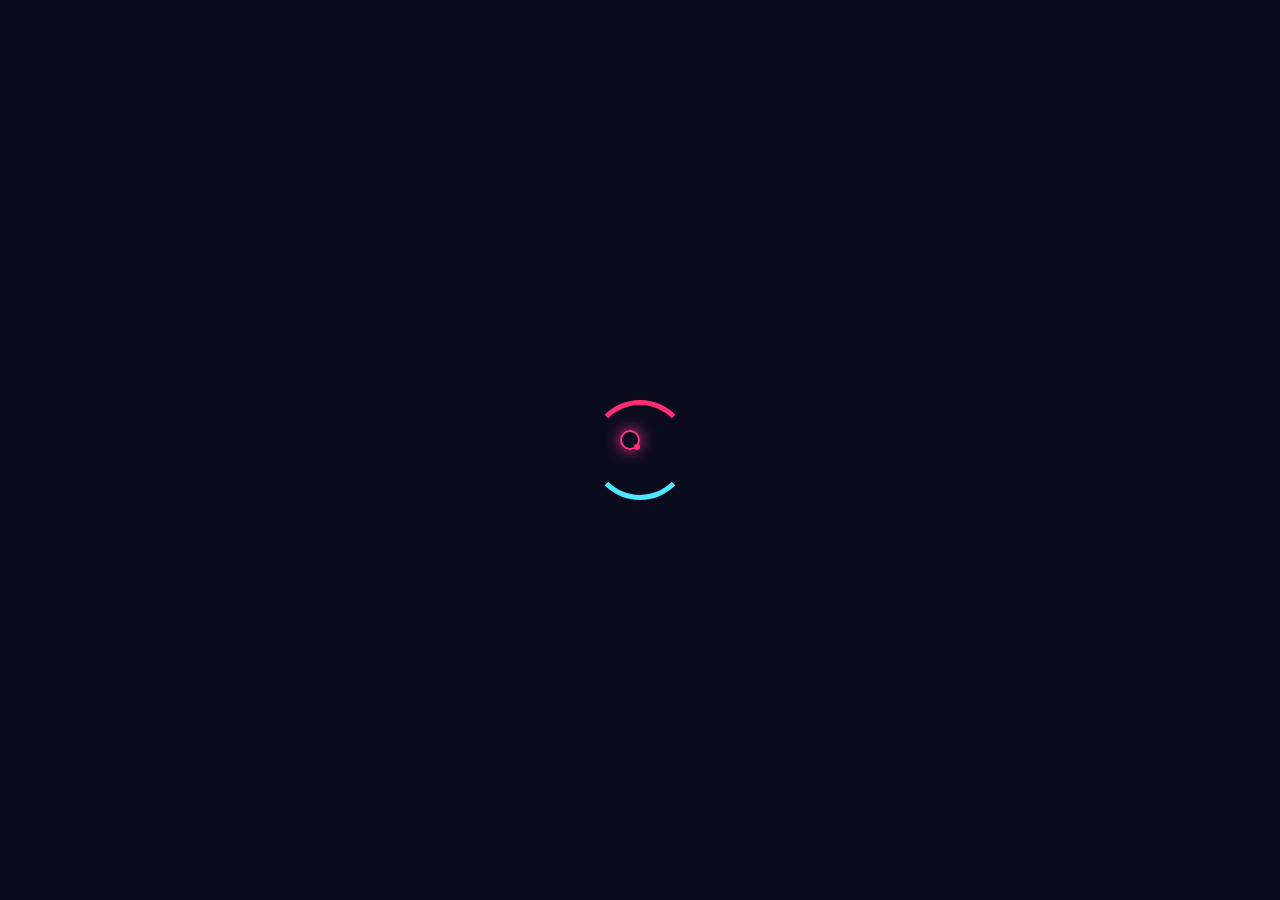
<file: index.html>
<!DOCTYPE html>
<html lang="en">
<head>
    <meta charset="UTF-8">
    <meta name="viewport" content="width=device-width, initial-scale=1.0, maximum-scale=1.0, user-scalable=no">
    <title>Something Special For You</title>
    <link rel="stylesheet" href="https://cdnjs.cloudflare.com/ajax/libs/animate.css/4.1.1/animate.min.css">
    <script src="https://cdnjs.cloudflare.com/ajax/libs/gsap/3.11.4/gsap.min.js"></script>
    <style>
        * {
            margin: 0;
            padding: 0;
            box-sizing: border-box;
            font-family: 'Arial', sans-serif;
        }

        @font-face {
            font-family: 'Neon';
            src: url('https://cdnjs.cloudflare.com/ajax/libs/font-awesome/6.0.0/webfonts/fa-solid-900.woff2') format('woff2');
        }

        body {
            background: linear-gradient(135deg, #0b0b1e 0%, #1e0b33 50%, #330b24 100%);
            height: 100vh;
            overflow: hidden;
            display: flex;
            flex-direction: column;
            justify-content: center;
            align-items: center;
            color: white;
            position: relative;
            margin: 0;
            padding: 0;
        }
        
        body.modal-open {
            overflow: hidden;
            position: fixed;
            width: 100%;
        }

        .container {
            text-align: center;
            z-index: 10;
            padding: 2rem;
            position: relative;
            max-width: 800px;
        }

        canvas {
            position: absolute;
            top: 0;
            left: 0;
            width: 100%;
            height: 100%;
            z-index: 1;
        }

        /* Neon frame around container */
        .neon-frame {
            position: absolute;
            top: -10px;
            left: -10px;
            right: -10px;
            bottom: -10px;
            border: 2px solid #ff2d75;
            border-radius: 10px;
            box-shadow: 0 0 20px #ff2d75, inset 0 0 10px #ff2d75;
            z-index: -1;
            opacity: 0;
            animation: framePulse 4s infinite alternate;
        }

        @keyframes framePulse {
            0% {
                box-shadow: 0 0 20px #ff2d75, inset 0 0 10px #ff2d75;
                border-color: #ff2d75;
            }
            33% {
                box-shadow: 0 0 25px #4de8ff, inset 0 0 15px #4de8ff;
                border-color: #4de8ff;
            }
            66% {
                box-shadow: 0 0 30px #c26eff, inset 0 0 20px #c26eff;
                border-color: #c26eff;
            }
            100% {
                box-shadow: 0 0 20px #ff2d75, inset 0 0 10px #ff2d75;
                border-color: #ff2d75;
            }
        }

        h1 {
            font-size: 4rem;
            margin-bottom: 1.5rem;
            font-weight: 500;
            letter-spacing: 3px;
            text-transform: uppercase;
            opacity: 0;
        }

        .text-glitch {
            position: relative;
            color: transparent;
        }

        .text-glitch::before,
        .text-glitch::after {
            content: attr(data-text);
            position: absolute;
            top: 0;
            left: 0;
            width: 100%;
            height: 100%;
        }

        .text-glitch::before {
            color: #fff;
            text-shadow: 0 0 10px #ff2d75, 0 0 20px #ff2d75, 0 0 30px #ff2d75, 0 0 40px #ff2d75;
            z-index: 1;
            animation: glitch-animation 3s infinite;
        }

        .text-glitch::after {
            color: #fff;
            text-shadow: 0 0 10px #4de8ff, 0 0 20px #4de8ff, 0 0 30px #4de8ff;
            z-index: 2;
            animation: glitch-animation 2s infinite reverse;
        }

        @keyframes glitch-animation {
            0% {
                transform: translate(0);
            }
            20% {
                transform: translate(-2px, 2px);
            }
            40% {
                transform: translate(-2px, -2px);
            }
            60% {
                transform: translate(2px, 2px);
            }
            80% {
                transform: translate(2px, -2px);
            }
            100% {
                transform: translate(0);
            }
        }

        .subtitle {
            font-size: 1.5rem;
            margin-bottom: 3rem;
            color: rgba(255, 255, 255, 0.7);
            font-style: italic;
            text-shadow: 0 0 5px rgba(255, 255, 255, 0.7);
            opacity: 0;
        }

        .btn-container {
            display: flex;
            flex-direction: column;
            gap: 1rem;
            align-items: center;
            justify-content: center;
            margin-top: 1rem;
            opacity: 0;
        }

        .btn {
            position: relative;
            padding: 1rem 3rem;
            font-size: 1.25rem;
            background: transparent;
            color: #4de8ff;
            border: 2px solid #4de8ff;
            border-radius: 50px;
            box-shadow: 0 0 15px #4de8ff, inset 0 0 15px #4de8ff;
            text-shadow: 0 0 5px #4de8ff;
            cursor: pointer;
            transition: all 0.3s ease;
            overflow: hidden;
            outline: none;
        }

        .btn:hover {
            background: rgba(77, 232, 255, 0.1);
            box-shadow: 0 0 25px #4de8ff, inset 0 0 25px #4de8ff;
            transform: scale(1.05);
        }

        .btn:active {
            transform: scale(0.95);
        }

        .btn::after {
            content: '';
            position: absolute;
            top: 50%;
            left: 50%;
            width: 200%;
            height: 200%;
            background: rgba(255, 255, 255, 0.1);
            border-radius: 50%;
            transform: translate(-50%, -50%) scale(0);
            transition: transform 0.5s ease-out;
            pointer-events: none;
        }

        .btn.clicked::after {
            transform: translate(-50%, -50%) scale(1);
            opacity: 0;
            transition: transform 0.5s ease-out, opacity 0.5s ease-out;
        }

        /* Music button */
        .music-btn {
            position: absolute;
            top: 20px;
            right: 20px;
            width: 50px;
            height: 50px;
            border-radius: 50%;
            background: transparent;
            border: 2px solid #c26eff;
            color: #c26eff;
            font-size: 1.2rem;
            cursor: pointer;
            display: flex;
            align-items: center;
            justify-content: center;
            box-shadow: 0 0 10px #c26eff;
            z-index: 100;
            transition: all 0.3s ease;
            opacity: 0;
        }

        .music-btn:hover {
            box-shadow: 0 0 20px #c26eff;
            transform: scale(1.1);
        }

        .music-btn.playing::after {
            content: '♪';
            position: absolute;
            animation: musicNote 2s infinite;
            opacity: 0;
        }

        @keyframes musicNote {
            0% {
                top: 0;
                left: 0;
                opacity: 1;
            }
            100% {
                top: -20px;
                left: 10px;
                opacity: 0;
            }
        }

        /* Heart shape that appears on click */
        .heart {
            position: absolute;
            width: 100px;
            height: 100px;
            visibility: hidden;
            opacity: 0;
            pointer-events: none;
            z-index: 9;
            transition: all 0.5s ease;
        }

        .heart::before, 
        .heart::after {
            content: "";
            position: absolute;
            top: 0;
            width: 50px;
            height: 80px;
            border-radius: 50px 50px 0 0;
            background: #ff2d75;
            box-shadow: 0 0 15px #ff2d75;
        }

        .heart::before {
            left: 50px;
            transform: rotate(-45deg);
            transform-origin: 0 100%;
        }

        .heart::after {
            left: 0;
            transform: rotate(45deg);
            transform-origin: 100% 100%;
        }

        .magic-text {
            position: absolute;
            font-size: 1.2rem;
            opacity: 0;
            color: #c26eff;
            text-shadow: 0 0 10px #c26eff;
            pointer-events: none;
            z-index: 10;
            transition: all 0.5s ease;
        }

        /* Countdown styling */
        .countdown-container {
            display: none;
            opacity: 0;
            flex-direction: column;
            align-items: center;
            justify-content: center;
            gap: 1rem;
            margin-top: 2rem;
        }

        .countdown-text {
            font-size: 1.5rem;
            color: #fff;
            text-shadow: 0 0 10px #c26eff;
        }

        .countdown {
            font-size: 3rem;
            font-weight: bold;
            color: #fff;
            text-shadow: 0 0 10px #ff2d75, 0 0 20px #ff2d75;
        }

        /* Polaroid photo effect */
        .polaroid {
            display: none;
            background: #fff;
            padding: 1rem;
            padding-bottom: 3rem;
            box-shadow: 0 0 20px rgba(255, 255, 255, 0.5);
            transform: rotate(-5deg);
            transition: all 0.3s ease;
            opacity: 0;
            z-index: 20;
            position: relative;
        }

        .polaroid:hover {
            transform: rotate(0deg) scale(1.05);
            box-shadow: 0 0 30px rgba(255, 255, 255, 0.8);
        }

        .polaroid img {
            width: 200px;
            height: 200px;
            object-fit: cover;
            margin-bottom: 0.5rem;
        }

        .polaroid p {
            font-family: 'Neon', cursive;
            color: #333;
            text-align: center;
            font-size: 1rem;
        }

        /* Animated background elements */
        .bg-line {
            position: absolute;
            background: linear-gradient(90deg, transparent, rgba(77, 232, 255, 0.3), transparent);
            height: 1px;
            width: 100%;
            z-index: 1;
            opacity: 0.5;
        }

        .neon-circle {
            position: absolute;
            border-radius: 50%;
            border: 2px solid;
            opacity: 0.6;
            z-index: 1;
        }

        /* Loading overlay */
        .loading-overlay {
            position: fixed;
            top: 0;
            left: 0;
            width: 100%;
            height: 100%;
            background: #0b0b1e;
            display: flex;
            justify-content: center;
            align-items: center;
            z-index: 1000;
            transition: opacity 1.5s ease;
        }

        .loader {
            width: 100px;
            height: 100px;
            border-radius: 50%;
            border: 5px solid transparent;
            border-top-color: #ff2d75;
            border-bottom-color: #4de8ff;
            animation: spin 1.5s linear infinite;
        }

        @keyframes spin {
            0% {
                transform: rotate(0deg);
                border-top-color: #ff2d75;
                border-bottom-color: #4de8ff;
            }
            50% {
                border-top-color: #4de8ff;
                border-bottom-color: #ff2d75;
            }
            100% {
                transform: rotate(360deg);
                border-top-color: #ff2d75;
                border-bottom-color: #4de8ff;
            }
        }

        /* Custom cursor */
        .custom-cursor {
            position: fixed;
            width: 20px;
            height: 20px;
            border-radius: 50%;
            background: transparent;
            border: 2px solid #ff2d75;
            box-shadow: 0 0 15px #ff2d75;
            transform: translate(-50%, -50%);
            pointer-events: none;
            mix-blend-mode: screen;
            z-index: 9999;
            transition: width 0.3s, height 0.3s, border-color 0.3s, box-shadow 0.3s;
        }

        .inner-cursor {
            position: fixed;
            width: 6px;
            height: 6px;
            border-radius: 50%;
            background: #ff2d75;
            transform: translate(-50%, -50%);
            pointer-events: none;
            z-index: 9999;
            transition: background 0.3s;
        }

        /* Modal styling */
        .modal {
            display: none;
            position: fixed;
            top: 0;
            left: 0;
            width: 100%;
            height: 100%;
            background: rgba(0, 0, 0, 0.8);
            z-index: 1000;
            justify-content: center;
            align-items: center;
            opacity: 0;
            transition: opacity 0.5s ease;
            padding: 20px;
            box-sizing: border-box;
            overflow-y: auto;
        }

        .modal-content {
            background: linear-gradient(135deg, #1a0b33 0%, #330b24 100%);
            padding: 2rem;
            border-radius: 10px;
            max-width: 500px;
            width: 90%;
            max-height: 90vh;
            position: relative;
            box-shadow: 0 0 30px #c26eff, inset 0 0 15px #c26eff;
            border: 2px solid #c26eff;
            text-align: center;
            margin: auto;
            overflow-y: auto;
            transform: translateY(0);
        }

        .modal-content h2 {
            font-size: 2rem;
            margin-bottom: 1rem;
            color: #fff;
            text-shadow: 0 0 10px #c26eff;
        }

        .modal-content p {
            font-size: 1.1rem;
            margin-bottom: 1.5rem;
            color: rgba(255, 255, 255, 0.8);
        }

        .close-modal {
            position: absolute;
            top: 10px;
            right: 10px;
            font-size: 1.5rem;
            background: none;
            border: none;
            color: #fff;
            cursor: pointer;
            text-shadow: 0 0 5px #fff;
            opacity: 0.7;
            transition: opacity 0.3s;
        }

        .close-modal:hover {
            opacity: 1;
        }

        .modal-input {
            width: 100%;
            padding: 0.8rem;
            margin-bottom: 1rem;
            border: 2px solid #4de8ff;
            background: rgba(0, 0, 0, 0.3);
            color: #fff;
            border-radius: 5px;
            outline: none;
            box-shadow: 0 0 10px rgba(77, 232, 255, 0.5);
            transition: all 0.3s ease;
        }

        .modal-input:focus {
            border-color: #ff2d75;
            box-shadow: 0 0 15px rgba(255, 45, 117, 0.7);
        }

        .modal-btn {
            padding: 0.7rem 2rem;
            background: transparent;
            border: 2px solid #4de8ff;
            color: #4de8ff;
            border-radius: 30px;
            cursor: pointer;
            font-size: 1rem;
            box-shadow: 0 0 10px #4de8ff, inset 0 0 5px #4de8ff;
            transition: all 0.3s ease;
        }

        .modal-btn:hover {
            background: rgba(77, 232, 255, 0.1);
            box-shadow: 0 0 15px #4de8ff, inset 0 0 10px #4de8ff;
        }

        @media (max-width: 768px) {
            h1 {
                font-size: 2.5rem;
            }
            
            .subtitle {
                font-size: 1.2rem;
                margin-bottom: 2rem;
            }
            
            .btn {
                padding: 0.8rem 2.5rem;
                font-size: 1.1rem;
            }

            .countdown {
                font-size: 2.5rem;
            }

            .polaroid {
                transform: rotate(-3deg) scale(0.9);
            }

            .polaroid img {
                width: 180px;
                height: 180px;
            }
            
            /* Modal fixes for mobile */
            .modal {
                padding: 20px;
                align-items: flex-start;
                padding-top: 10vh;
            }
            
            .modal-content {
                width: 95%;
                max-width: 400px;
                padding: 1.5rem;
                margin: 0;
                position: static;
                transform: none;
                max-height: 80vh;
            }
            
            .modal-content h2 {
                font-size: 1.5rem;
                margin-bottom: 0.8rem;
            }
            
            .modal-content p {
                font-size: 1rem;
                margin-bottom: 1rem;
            }
            
            .modal-input {
                padding: 0.6rem;
                font-size: 1rem;
                margin-bottom: 0.8rem;
            }
            
            .modal-btn {
                padding: 0.6rem 1.5rem;
                font-size: 0.9rem;
            }
            
            .close-modal {
                font-size: 1.2rem;
                top: 5px;
                right: 8px;
            }
        }
        
        @media (max-width: 480px) {
            .modal {
                padding: 10px;
                padding-top: 5vh;
            }
            
            .modal-content {
                width: 98%;
                padding: 1rem;
                border-radius: 8px;
                max-height: 85vh;
            }
            
            .modal-content h2 {
                font-size: 1.3rem;
            }
            
            .modal-content p {
                font-size: 0.9rem;
            }
            
            .modal-input {
                padding: 0.5rem;
                font-size: 0.9rem;
            }
            
            .modal-btn {
                padding: 0.5rem 1.2rem;
                font-size: 0.8rem;
            }
        }
        
        /* Landscape orientation fixes */
        @media (max-height: 600px) and (orientation: landscape) {
            .modal {
                padding-top: 2vh;
            }
            
            .modal-content {
                max-height: 95vh;
                padding: 1rem;
            }
            
            .modal-content h2 {
                font-size: 1.3rem;
                margin-bottom: 0.5rem;
            }
            
            .modal-content p {
                font-size: 0.9rem;
                margin-bottom: 0.8rem;
            }
        }
    </style>
</head>
<body>
    <!-- Loading overlay -->
    <div class="loading-overlay" id="loadingOverlay">
        <div class="loader"></div>
    </div>

    <!-- Custom cursor -->
    <div class="custom-cursor" id="customCursor"></div>
    <div class="inner-cursor" id="innerCursor"></div>

    <!-- Background canvas -->
    <canvas id="bgCanvas"></canvas>
    
    <!-- Music button -->
    <button class="music-btn" id="musicBtn">♪</button>
    
    <!-- Main content -->
    <div class="container">
        <div class="neon-frame"></div>
        <h1 class="text-glitch" data-text="I have something for you...">I have something for you...</h1>
        <p class="subtitle">A special moment awaits...</p>
        
        <div class="btn-container">
            <button class="btn" id="revealBtn">Click to Reveal</button>
            <button class="btn" id="specialBtn" style="display: none; color: #ff2d75; border-color: #ff2d75; box-shadow: 0 0 15px #ff2d75, inset 0 0 15px #ff2d75; text-shadow: 0 0 5px #ff2d75;">Special Message</button>
        </div>
        
        <!-- Countdown section -->
        <div class="countdown-container" id="countdownContainer">
            <p class="countdown-text">Magic happens in...</p>
            <div class="countdown" id="countdown">5</div>
        </div>
        
        <!-- Polaroid photo -->
        <div class="polaroid" id="polaroid">
            
            <p>Forever yours ♥</p>
        </div>
    </div>

    <!-- Heart element -->
    <div class="heart" id="heart"></div>
    
    <!-- Name input modal -->
    <div class="modal" id="nameModal">
        <div class="modal-content animate__animated animate__fadeIn">
            <button class="close-modal" id="closeModal">×</button>
            <h2>Before we begin...</h2>
            <p>What's your name, beautiful?</p>
            <input type="text" class="modal-input" id="nameInput" placeholder="Enter your name...">
            <div id="modalError" style="color:#ff2d75; min-height:1.5em; font-size:1rem; margin-bottom:0.5em;"></div>
            <button class="modal-btn" id="submitName">Continue</button>
        </div>
    </div>
    
    <!-- Special message modal -->
    <div class="modal" id="messageModal">
        <div class="modal-content animate__animated animate__fadeIn">
            <button class="close-modal" id="closeMessageModal">×</button>
            <h2>My Special One</h2>
            <p id="personalMessage">You are the light in my darkness, the warmth in my cold days. Every moment with you feels like magic, and I can't wait to create more memories together.</p>
            <button class="modal-btn" id="loveButton">I Love You Too</button>
        </div>
    </div>

    <script>
        document.addEventListener('DOMContentLoaded', function() {
            // Background and loading setup
            const loadingOverlay = document.getElementById('loadingOverlay');
            const container = document.querySelector('.container');
            const revealBtn = document.getElementById('revealBtn');
            const specialBtn = document.getElementById('specialBtn');
            const heart = document.getElementById('heart');
            const musicBtn = document.getElementById('musicBtn');
            const nameModal = document.getElementById('nameModal');
            const closeModal = document.getElementById('closeModal');
            const nameInput = document.getElementById('nameInput');
            const submitName = document.getElementById('submitName');
            const messageModal = document.getElementById('messageModal');
            const closeMessageModal = document.getElementById('closeMessageModal');
            const personalMessage = document.getElementById('personalMessage');
            const loveButton = document.getElementById('loveButton');
            const countdownContainer = document.getElementById('countdownContainer');
            const countdown = document.getElementById('countdown');
            const polaroid = document.getElementById('polaroid');
            const neonFrame = document.querySelector('.neon-frame');
            const heading = document.querySelector('h1');
            const subtitle = document.querySelector('.subtitle');
            const btnContainer = document.querySelector('.btn-container');
            
            // Custom cursor setup
            const customCursor = document.getElementById('customCursor');
            const innerCursor = document.getElementById('innerCursor');
            
            document.addEventListener('mousemove', (e) => {
                customCursor.style.left = e.clientX + 'px';
                customCursor.style.top = e.clientY + 'px';
                innerCursor.style.left = e.clientX + 'px';
                innerCursor.style.top = e.clientY + 'px';
            });
            
            document.addEventListener('mousedown', () => {
                customCursor.style.transform = 'translate(-50%, -50%) scale(0.8)';
                innerCursor.style.transform = 'translate(-50%, -50%) scale(0.8)';
            });
            
            document.addEventListener('mouseup', () => {
                customCursor.style.transform = 'translate(-50%, -50%) scale(1)';
                innerCursor.style.transform = 'translate(-50%, -50%) scale(1)';
            });
            
            // Hover effect for buttons
            const buttons = document.querySelectorAll('.btn, .music-btn, .modal-btn, .close-modal');
            buttons.forEach(button => {
                button.addEventListener('mouseenter', () => {
                    customCursor.style.width = '40px';
                    customCursor.style.height = '40px';
                    customCursor.style.borderColor = '#4de8ff';
                    customCursor.style.boxShadow = '0 0 20px #4de8ff';
                    innerCursor.style.background = '#4de8ff';
                });
                
                button.addEventListener('mouseleave', () => {
                    customCursor.style.width = '20px';
                    customCursor.style.height = '20px';
                    customCursor.style.borderColor = '#ff2d75';
                    customCursor.style.boxShadow = '0 0 15px #ff2d75';
                    innerCursor.style.background = '#ff2d75';
                });
            });
            
            // Create audio context and element
            let audio = new Audio();

            // Simulate loading
            setTimeout(() => {
                loadingOverlay.style.opacity = '0';
                setTimeout(() => {
                    loadingOverlay.style.display = 'none';
                    
                    // Show modal after loading is complete
                    nameModal.style.display = 'flex';
                    document.body.classList.add('modal-open');
                    setTimeout(() => {
                        nameModal.style.opacity = '1';
                    }, 100);
                    
                    // Initial animations
                    gsap.to(musicBtn, {
                        opacity: 1,
                        duration: 1,
                        delay: 0.5
                    });
                    
                    gsap.to(neonFrame, {
                        opacity: 1,
                        duration: 1,
                        delay: 1
                    });
                    
                    gsap.to(heading, {
                        opacity: 1,
                        duration: 1,
                        delay: 1.2,
                        y: 0,
                        ease: "power2.out",
                        onComplete: () => {
                            // Start canvas animations after initial load
                            initCanvas();
                            createBackgroundElements();
                        }
                    });
                    
                    gsap.to(subtitle, {
                        opacity: 1,
                        duration: 1,
                        delay: 1.5
                    });
                    
                    gsap.to(btnContainer, {
                        opacity: 1,
                        duration: 1,
                        delay: 1.8
                    });
                }, 1500);
            }, 2000);
            
            // Close name modal and submit
            closeModal.addEventListener('click', () => {
                nameModal.style.opacity = '0';
                setTimeout(() => {
                    nameModal.style.display = 'none';
                    document.body.classList.remove('modal-open');
                }, 500);
            });
            
            submitName.addEventListener('click', () => {
                const name = nameInput.value.trim();
                if (name == "Premii") {
                    // Personalize the message if a name is provided
                    personalMessage.textContent = `Dear ${name}, you are the light in my darkness, the warmth in my cold days. Every moment with you feels like magic, and I can't wait to create more memories together.`;
                    
                    // Hide error message if name is valid
                    document.getElementById('modalError').style.display = 'none';
                } else {
                    // Show error message
                    document.getElementById('modalError').textContent = 'Please enter your name.';
                    document.getElementById('modalError').style.display = 'block';
                    return;
                }
                
                nameModal.style.opacity = '0';
                setTimeout(() => {
                    nameModal.style.display = 'none';
                    document.body.classList.remove('modal-open');
                    // Play music after submitting name
                    playBackgroundMusic();
                }, 500);
            });
            
            // Close message modal
            closeMessageModal.addEventListener('click', () => {
                messageModal.style.opacity = '0';
                setTimeout(() => {
                    messageModal.style.display = 'none';
                    document.body.classList.remove('modal-open');
                }, 500);
            });
            
            // Love button click effect
            loveButton.addEventListener('click', () => {
                messageModal.style.opacity = '0';
                setTimeout(() => {
                    messageModal.style.display = 'none';
                    document.body.classList.remove('modal-open');
                    
                    // Show lots of hearts
                    for (let i = 0; i < 20; i++) {
                        createFloatingHeart();
                    }
                }, 500);
            });
            
            // Special message button
            specialBtn.addEventListener('click', function() {
                this.classList.add('clicked');
                
                // Show the message modal
                messageModal.style.display = 'flex';
                document.body.classList.add('modal-open');
                setTimeout(() => {
                    messageModal.style.opacity = '1';
                }, 100);
            });
            
            // Button click event
            revealBtn.addEventListener('click', function() {
                this.classList.add('clicked');
                
                // Show hearts and magical text effects
                showMagicEffects();
                
                // Show countdown instead of immediate redirect
                revealBtn.style.display = 'none';
                countdownContainer.style.display = 'flex';
                
                gsap.to(countdownContainer, {
                    opacity: 1,
                    duration: 0.5
                });
                
                // Start countdown
                let count = 5;
                const countdownInterval = setInterval(() => {
                    count--;
                    countdown.textContent = count;
                    
                    if (count <= 0) {
                        clearInterval(countdownInterval);
                        
                        // Show polaroid before redirect
                        polaroid.style.display = 'block';
                        gsap.to(polaroid, {
                            opacity: 1,
                            duration: 1,
                            scale: 1,
                            rotation: 0
                        });
                        
                        // Show special message button
                        specialBtn.style.display = 'block';
                        gsap.from(specialBtn, {
                            y: 20,
                            opacity: 0,
                            duration: 0.8,
                            delay: 0.5
                        });
                        
                        // Set timeout for redirect
                        setTimeout(function() {
                            window.location.href = 'propose.html';
                        }, 7000); // Give user time to see the polaroid and special button
                    }
                }, 1000);
            });
            
            // Music button functionality
            musicBtn.addEventListener('click', function() {
                if (audio.paused) {
                    playBackgroundMusic();
                } else {
                    audio.pause();
                    this.classList.remove('playing');
                    this.textContent = '♪';
                }
            });
            
            function playBackgroundMusic() {
                // Use a romantic track URL - replace with your actual music file
                audio.src = 'https://soundsample/romantic.mp3'; // Placeholder URL
                audio.loop = true;
                
                // Try to play and handle autoplay restrictions
                const playPromise = audio.play();
                
                if (playPromise !== undefined) {
                    playPromise.then(() => {
                        musicBtn.classList.add('playing');
                        musicBtn.textContent = '♫';
                    }).catch(error => {
                        console.log('Autoplay prevented. Please interact with the document first.');
                    });
                }
            }
            
            function showMagicEffects() {
                // Display heart in center
                heart.style.visibility = 'visible';
                heart.style.opacity = '1';
                heart.style.left = '50%';
                heart.style.top = '50%';
                heart.style.transform = 'translate(-50%, -50%) scale(1.5)';
                
                // Animate the heart
                gsap.to(heart, {
                    scale: 2,
                    opacity: 0,
                    duration: 1.5,
                    onComplete: function() {
                        heart.style.visibility = 'hidden';
                        heart.style.opacity = '0';
                        heart.style.transform = 'translate(-50%, -50%) scale(1)';
                    }
                });
                
                // Create floating magic texts
                for (let i = 0; i < 5; i++) {
                    createMagicText();
                }
                
                // Create additional floating hearts
                for (let i = 0; i < 10; i++) {
                    setTimeout(() => {
                        createFloatingHeart();
                    }, i * 300);
                }
            }
            
            // Function to create magic floating text
            function createMagicText() {
                const magicTexts = ['Love', 'Forever', 'Together', 'Soulmate', 'Heart', 'Dream', 'Magic', 'Cherish'];
                const randomText = magicTexts[Math.floor(Math.random() * magicTexts.length)];
                
                const text = document.createElement('div');
                text.classList.add('magic-text');
                text.textContent = randomText;
                document.body.appendChild(text);
                
                // Set random position
                const xPos = Math.random() * window.innerWidth;
                const yPos = Math.random() * window.innerHeight;
                
                text.style.left = `${xPos}px`;
                text.style.top = `${yPos}px`;
                text.style.opacity = '0';
                
                // Animate the text
                gsap.to(text, {
                    opacity: 0.8,
                    duration: 0.5,
                    onComplete: function() {
                        gsap.to(text, {
                            y: -100,
                            opacity: 0,
                            duration: 3,
                            ease: "power1.out",
                            delay: 1,
                            onComplete: function() {
                                document.body.removeChild(text);
                            }
                        });
                    }
                });
            }
            
            // Function to create floating hearts
            function createFloatingHeart() {
                const floatingHeart = document.createElement('div');
                floatingHeart.classList.add('heart');
                document.body.appendChild(floatingHeart);
                
                // Set random position
                const xPos = Math.random() * window.innerWidth;
                const yPos = window.innerHeight + 100;
                
                floatingHeart.style.left = `${xPos}px`;
                floatingHeart.style.top = `${yPos}px`;
                floatingHeart.style.opacity = '0';
                floatingHeart.style.transform = `scale(${0.3 + Math.random() * 0.5})`;
                floatingHeart.style.visibility = 'visible';
                
                // Animate the heart
                gsap.to(floatingHeart, {
                    opacity: 0.8,
                    duration: 0.5,
                    onComplete: function() {
                        gsap.to(floatingHeart, {
                            y: -window.innerHeight - 200,
                            x: (Math.random() - 0.5) * 200,
                            rotation: Math.random() * 360,
                            opacity: 0,
                            duration: 5 + Math.random() * 5,
                            ease: "power1.out",
                            onComplete: function() {
                                document.body.removeChild(floatingHeart);
                            }
                        });
                    }
                });
            }
            
            // Canvas background animation
            function initCanvas() {
                const canvas = document.getElementById('bgCanvas');
                const ctx = canvas.getContext('2d');
                
                // Set canvas size
                canvas.width = window.innerWidth;
                canvas.height = window.innerHeight;
                
                // Particles
                const particles = [];
                const particleCount = 100;
                
                // Create particles
                for (let i = 0; i < particleCount; i++) {
                    particles.push({
                        x: Math.random() * canvas.width,
                        y: Math.random() * canvas.height,
                        radius: Math.random() * 2 + 1,
                        color: getRandomColor(),
                        speedX: (Math.random() - 0.5) * 0.5,
                        speedY: (Math.random() - 0.5) * 0.5,
                        opacity: Math.random() * 0.5 + 0.2
                    });
                }
                
                function getRandomColor() {
                    const colors = ['#ff2d75', '#4de8ff', '#c26eff', '#ffeb3b'];
                    return colors[Math.floor(Math.random() * colors.length)];
                }
                
                // Animation loop
                function animate() {
                    requestAnimationFrame(animate);
                    ctx.clearRect(0, 0, canvas.width, canvas.height);
                    
                    // Update and draw particles
                    for (let i = 0; i < particles.length; i++) {
                        const p = particles[i];
                        
                        // Move particles
                        p.x += p.speedX;
                        p.y += p.speedY;
                        
                        // Wrap around edges
                        if (p.x < 0) p.x = canvas.width;
                        if (p.x > canvas.width) p.x = 0;
                        if (p.y < 0) p.y = canvas.height;
                        if (p.y > canvas.height) p.y = 0;
                        
                        // Draw particle
                        ctx.beginPath();
                        ctx.arc(p.x, p.y, p.radius, 0, Math.PI * 2);
                        ctx.fillStyle = p.color;
                        ctx.globalAlpha = p.opacity;
                        ctx.fill();
                        ctx.globalAlpha = 1;
                    }
                    
                    // Draw connecting lines between nearby particles
                    ctx.strokeStyle = 'rgba(255, 255, 255, 0.1)';
                    ctx.lineWidth = 0.5;
                    
                    for (let i = 0; i < particles.length; i++) {
                        for (let j = i + 1; j < particles.length; j++) {
                            const dx = particles[i].x - particles[j].x;
                            const dy = particles[i].y - particles[j].y;
                            const distance = Math.sqrt(dx * dx + dy * dy);
                            
                            if (distance < 100) {
                                ctx.beginPath();
                                ctx.moveTo(particles[i].x, particles[i].y);
                                ctx.lineTo(particles[j].x, particles[j].y);
                                ctx.globalAlpha = 0.1 * (1 - distance / 100);
                                ctx.stroke();
                                ctx.globalAlpha = 1;
                            }
                        }
                    }
                }
                
                animate();
                
                // Resize canvas when window size changes
                window.addEventListener('resize', () => {
                    canvas.width = window.innerWidth;
                    canvas.height = window.innerHeight;
                });
            }
            
            // Create background lines and circles
            function createBackgroundElements() {
                // Create horizontal lines
                for (let i = 0; i < 15; i++) {
                    const line = document.createElement('div');
                    line.classList.add('bg-line');
                    line.style.top = Math.random() * window.innerHeight + 'px';
                    line.style.animationDelay = Math.random() * 5 + 's';
                    document.body.appendChild(line);
                    
                    // Animate line
                    gsap.to(line, {
                        x: window.innerWidth,
                        repeat: -1,
                        duration: 10 + Math.random() * 10,
                        ease: "none",
                        opacity: 0.1 + Math.random() * 0.4
                    });
                }
                
                // Create neon circles
                for (let i = 0; i < 8; i++) {
                    const circle = document.createElement('div');
                    circle.classList.add('neon-circle');
                    
                    const size = 50 + Math.random() * 200;
                    const colors = ['#ff2d75', '#4de8ff', '#c26eff'];
                    const color = colors[Math.floor(Math.random() * colors.length)];
                    
                    circle.style.width = size + 'px';
                    circle.style.height = size + 'px';
                    circle.style.borderColor = color;
                    circle.style.boxShadow = `0 0 20px ${color}`;
                    circle.style.left = Math.random() * window.innerWidth + 'px';
                    circle.style.top = Math.random() * window.innerHeight + 'px';
                    
                    document.body.appendChild(circle);
                    
                    // Animate circle
                    gsap.to(circle, {
                        scale: 1.5,
                        opacity: 0.1,
                        duration: 5 + Math.random() * 5,
                        repeat: -1,
                        yoyo: true,
                        ease: "sine.inOut"
                    });
                }
            }
        });
    </script>
</body>
</html>
</file>
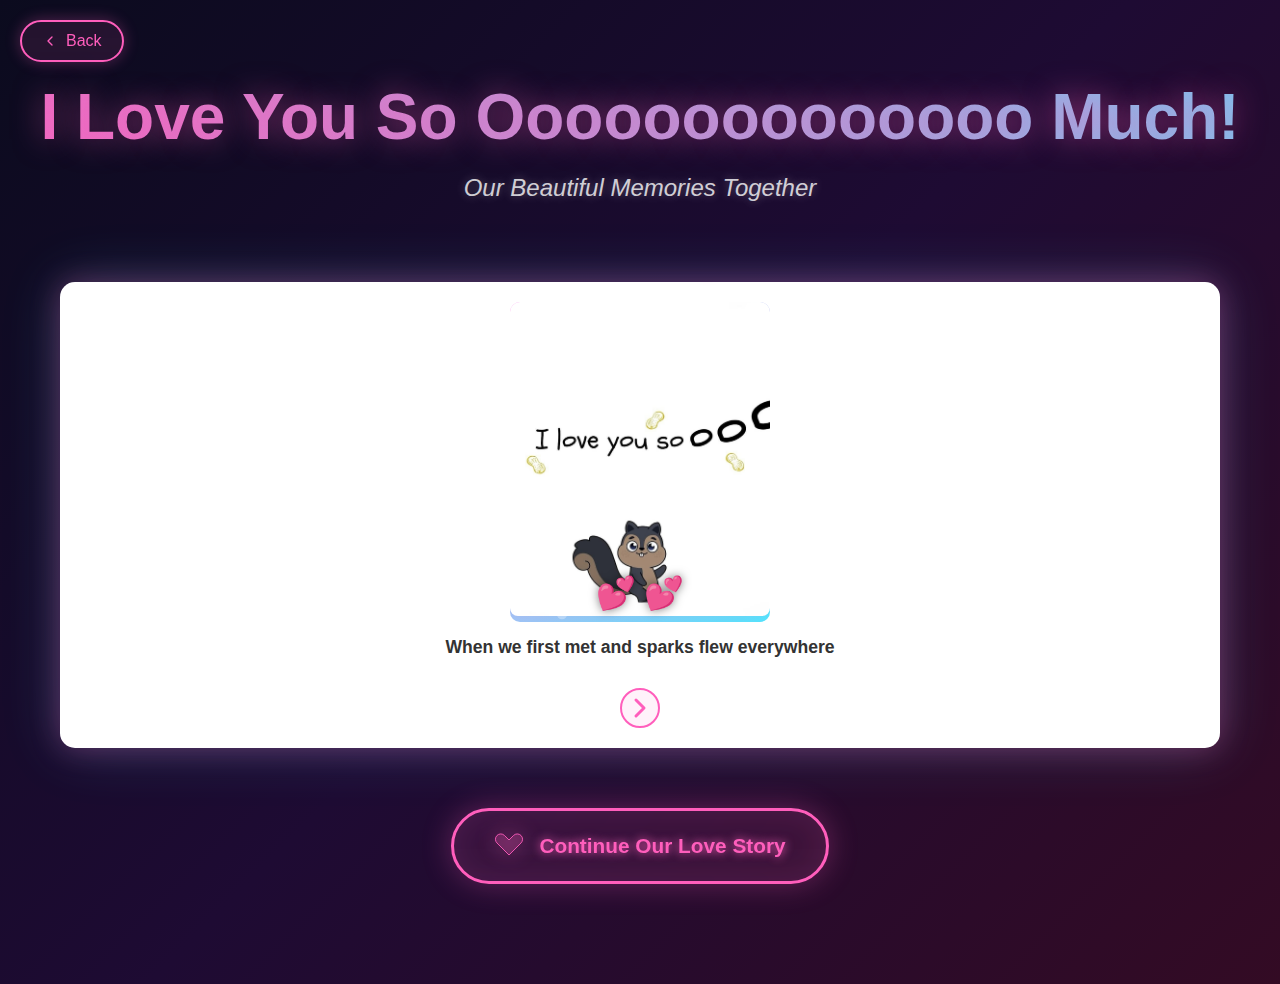
<file: gallery.html>
<!DOCTYPE html>
<html lang="en">
<head>
    <meta charset="UTF-8">
    <meta name="viewport" content="width=device-width, initial-scale=1.0">
    <title>I Love You So Much - Our Gallery</title>
    <style>
        * {
            margin: 0;
            padding: 0;
            box-sizing: border-box;
        }

        body {
            background: linear-gradient(135deg, #0b0b1e 0%, #1e0b33 50%, #330b24 100%);
            font-family: 'Arial', sans-serif;
            color: white;
            min-height: 100vh;
            overflow-x: hidden;
            position: relative;
        }

        /* Navigation Back Button */
        .nav-back {
            position: fixed;
            top: 20px;
            left: 20px;
            z-index: 1000;
        }

        .back-btn {
            background: rgba(255, 94, 188, 0.1);
            border: 2px solid #ff5ebc;
            color: #ff5ebc;
            padding: 10px 20px;
            border-radius: 25px;
            font-size: 1rem;
            cursor: pointer;
            display: flex;
            align-items: center;
            gap: 8px;
            transition: all 0.3s ease;
            backdrop-filter: blur(10px);
            text-decoration: none;
            box-shadow: 0 0 15px rgba(255, 94, 188, 0.3);
        }

        .back-btn:hover {
            background: rgba(255, 94, 188, 0.2);
            transform: translateY(-2px);
            box-shadow: 0 5px 25px rgba(255, 94, 188, 0.5);
        }

        /* Main Title */
        .main-title {
            text-align: center;
            padding: 80px 20px 40px;
            position: relative;
        }

        .title-text {
            font-size: 4rem;
            font-weight: bold;
            background: linear-gradient(45deg, #ff5ebc, #4de8ff, #c26eff);
            background-size: 300% 300%;
            -webkit-background-clip: text;
            -webkit-text-fill-color: transparent;
            background-clip: text;
            animation: gradientShift 3s ease-in-out infinite;
            text-shadow: 0 0 30px rgba(255, 94, 188, 0.5);
            margin-bottom: 20px;
        }

        @keyframes gradientShift {
            0% { background-position: 0% 50%; }
            50% { background-position: 100% 50%; }
            100% { background-position: 0% 50%; }
        }

        .subtitle {
            font-size: 1.5rem;
            color: rgba(255, 255, 255, 0.8);
            font-style: italic;
            text-shadow: 0 0 10px rgba(255, 255, 255, 0.3);
        }

        /* Gallery Container */
        .gallery-container {
            max-width: 1200px;
            margin: 0 auto;
            padding: 40px 20px;
            position: relative;
        }

        .photo-frame {
            position: relative;
            background: white;
            padding: 20px;
            border-radius: 15px;
            box-shadow: 
                0 0 30px rgba(255, 94, 188, 0.3),
                0 0 60px rgba(77, 232, 255, 0.2);
            transform: rotate(0deg);
            transition: all 0.5s ease;
            overflow: hidden;
        }

        .photo-image {
            width: 100%;
            height: 320px; /* Portrait ratio for desktop */
            background: linear-gradient(135deg, #ff9eee, #4de8ff);
            border-radius: 10px;
            display: flex;
            flex-direction: column;
            justify-content: center;
            align-items: center;
            position: relative;
            overflow: hidden;
            max-width: 260px;
            margin: 0 auto;
        }

        .photo-image img {
            width: 100%;
            height: 100%;
            max-width: 100%;
            max-height: 100%;
            border-radius: 8px;
            margin-bottom: 12px;
            box-shadow: 0 0 18px rgba(255,94,188,0.18);
            display: block;
            background: #eee;
            object-fit: cover;
        }

        .photo-image span {
            font-size: 2rem;
            color: white;
            text-shadow: 0 0 10px rgba(0,0,0,0.5);
            display: block;
            position: absolute;
            bottom: 10px;
            left: 0;
            width: 100%;
            text-align: center;
            pointer-events: none;
        }

        .photo-image::before {
            content: '';
            position: absolute;
            top: 0;
            left: 0;
            right: 0;
            bottom: 0;
            background: url('data:image/svg+xml,<svg xmlns="http://www.w3.org/2000/svg" viewBox="0 0 100 100"><circle cx="20" cy="20" r="2" fill="rgba(255,255,255,0.3)"/><circle cx="80" cy="30" r="1.5" fill="rgba(255,255,255,0.4)"/><circle cx="60" cy="70" r="2.5" fill="rgba(255,255,255,0.2)"/><circle cx="30" cy="80" r="1" fill="rgba(255,255,255,0.5)"/></svg>');
            pointer-events: none;
        }

        .photo-caption {
            margin-top: 15px;
            text-align: center;
            font-size: 1.1rem;
            color: #333;
            font-weight: bold;
        }

        /* Arrow Annotations */
        .arrow-annotation {
            position: absolute;
            color: #ff5ebc;
            font-size: 1.2rem;
            font-weight: bold;
            text-shadow: 0 0 10px #ff5ebc;
            z-index: 15;
            animation: float 2s ease-in-out infinite;
            pointer-events: none;
        }

        .arrow-annotation::before {
            content: '→';
            font-size: 2rem;
            margin-right: 10px;
            animation: bounce 1.5s ease-in-out infinite;
        }

        @keyframes float {
            0%, 100% { transform: translateY(0px); }
            50% { transform: translateY(-10px); }
        }

        @keyframes bounce {
            0%, 100% { transform: scale(1); }
            50% { transform: scale(1.2); }
        }

        /* Position arrows around photos */
        .photo-frame:nth-child(1) .arrow-annotation {
            top: -40px;
            left: 50%;
            transform: translateX(-50%);
        }

        .photo-frame:nth-child(2) .arrow-annotation {
            top: 50%;
            right: -200px;
            transform: translateY(-50%);
        }

        .photo-frame:nth-child(3) .arrow-annotation {
            bottom: -40px;
            left: 50%;
            transform: translateX(-50%);
        }

        .photo-frame:nth-child(4) .arrow-annotation {
            top: 50%;
            left: -200px;
            transform: translateY(-50%);
        }

        .photo-frame:nth-child(5) .arrow-annotation {
            top: -40px;
            right: 20%;
        }

        .photo-frame:nth-child(6) .arrow-annotation {
            bottom: -40px;
            right: 20%;
        }

        /* Heart particles background */
        .heart-particle {
            position: fixed;
            pointer-events: none;
            color: #ff5ebc;
            font-size: 1.5rem;
            opacity: 0.6;
            animation: floatHeart 8s linear infinite;
            z-index: 1;
        }

        @keyframes floatHeart {
            0% {
                transform: translateY(100vh) rotate(0deg);
                opacity: 0;
            }
            10% {
                opacity: 0.6;
            }
            90% {
                opacity: 0.6;
            }
            100% {
                transform: translateY(-100px) rotate(360deg);
                opacity: 0;
            }
        }

        /* Continue Button */
        .continue-section {
            text-align: center;
            padding: 60px 20px;
            position: relative;
        }

        .continue-btn {
            background: rgba(255, 94, 188, 0.1);
            border: 3px solid #ff5ebc;
            color: #ff5ebc;
            padding: 20px 40px;
            border-radius: 50px;
            font-size: 1.3rem;
            font-weight: bold;
            cursor: pointer;
            display: inline-flex;
            align-items: center;
            gap: 15px;
            transition: all 0.3s ease;
            backdrop-filter: blur(15px);
            text-decoration: none;
            text-shadow: 0 0 10px #ff5ebc;
            box-shadow: 
                0 0 30px rgba(255, 94, 188, 0.3),
                inset 0 0 30px rgba(255, 94, 188, 0.1);
        }

        .continue-btn:hover {
            background: rgba(255, 94, 188, 0.2);
            transform: translateY(-5px) scale(1.05);
            box-shadow: 
                0 10px 40px rgba(255, 94, 188, 0.5),
                inset 0 0 40px rgba(255, 94, 188, 0.2);
            text-shadow: 0 0 20px #ff5ebc;
        }

        .continue-heart {
            width: 30px;
            height: 30px;
            filter: drop-shadow(0 0 10px #ff5ebc);
            animation: heartPulse 2s infinite ease-in-out;
        }

        @keyframes heartPulse {
            0%, 100% { transform: scale(1); }
            50% { transform: scale(1.2); }
        }

        /* Responsive Design */
        @media (max-width: 768px) {
            .title-text {
                font-size: 2.5rem;
            }

            .photo-frame {
                padding: 15px;
            }

            .photo-image {
                height: 220px;
                max-width: 160px;
            }

            .photo-image img { max-height: 100%; }

            .photo-image span { font-size: 1.3rem; }

            .arrow-annotation {
                font-size: 1rem;
                position: static;
                text-align: center;
                margin-top: 10px;
                display: block;
            }

            .arrow-annotation::before {
                content: '↓';
                display: block;
                margin: 0 auto 5px;
            }

            .photo-frame:nth-child(2) .arrow-annotation,
            .photo-frame:nth-child(4) .arrow-annotation {
                right: auto;
                left: auto;
                transform: none;
            }

            .continue-btn {
                padding: 15px 30px;
                font-size: 1.1rem;
            }

            .nav-back {
                top: 10px;
                left: 10px;
            }

            .back-btn {
                padding: 8px 15px;
                font-size: 0.9rem;
            }
        }

        @media (max-width: 480px) {
            .title-text {
                font-size: 2rem;
            }

            .subtitle {
                font-size: 1.2rem;
            }

            .main-title {
                padding: 60px 15px 30px;
            }

            .gallery-container {
                padding: 20px 15px;
            }

            .photo-image {
                height: 160px;
                max-width: 110px;
            }

            .photo-image img { max-height: 100%; }

            .photo-image span { font-size: 1.1rem; }

            .continue-btn {
                padding: 12px 25px;
                font-size: 1rem;
            }
        }

        .next-arrow-btn {
            background: none;
            border: none;
            cursor: pointer;
            margin: 30px auto 0;
            display: flex;
            align-items: center;
            justify-content: center;
            transition: transform 0.2s;
            outline: none;
        }

        .next-arrow-btn:hover {
            transform: scale(1.1);
        }

        @media (max-width: 768px) {
            .next-arrow-btn svg { width: 32px; height: 32px; }
        }

        @media (max-width: 480px) {
            .next-arrow-btn svg { width: 28px; height: 28px; }
        }
    </style>
</head>
<body>
    <!-- Navigation -->
    <div class="nav-back">
        <a href="heart.html" class="back-btn">
            <svg width="16" height="16" viewBox="0 0 24 24" fill="none" xmlns="http://www.w3.org/2000/svg">
                <path d="M15 18L9 12L15 6" stroke="currentColor" stroke-width="2" stroke-linecap="round" stroke-linejoin="round"/>
            </svg>
            <span>Back</span>
        </a>
    </div>

    <!-- Main Title -->
    <div class="main-title">
        <h1 class="title-text">I Love You So Oooooooooooooo Much!</h1>
        <p class="subtitle">Our Beautiful Memories Together</p>
    </div>

    <!-- Gallery (Slider) -->
    <div class="gallery-container">
        <div class="photo-frame" id="photoFrame">
            <div class="arrow-annotation" id="arrowAnnotation"></div>
            <div class="photo-image" id="photoImage">
                <img id="galleryImg" src="" alt="Gallery Photo" style="display:none;" />
                <span id="photoText"></span>
            </div>
            <p class="photo-caption" id="photoCaption"></p>
            <button class="next-arrow-btn" id="nextArrowBtn" aria-label="Next">
                <svg width="40" height="40" viewBox="0 0 40 40" fill="none" xmlns="http://www.w3.org/2000/svg">
                    <circle cx="20" cy="20" r="19" stroke="#ff5ebc" stroke-width="2" fill="rgba(255,94,188,0.08)"/>
                    <path d="M16 12L24 20L16 28" stroke="#ff5ebc" stroke-width="3" stroke-linecap="round" stroke-linejoin="round"/>
                </svg>
            </button>
        </div>

        <!-- Continue Button -->
        <div class="continue-section">
            <a href="propose.html" class="continue-btn">
                <svg class="continue-heart" viewBox="0 0 100 100" xmlns="http://www.w3.org/2000/svg">
                    <path d="M50,30 L65,15 A15,15 0 0,1 90,40 L50,80 L10,40 A15,15 0 0,1 35,15 L50,30" 
                          stroke="#ff5ebc" stroke-width="3" fill="rgba(255, 94, 188, 0.2)" />
                </svg>
                <span>Continue Our Love Story</span>
            </a>
        </div>
    </div>

    <script>
        // Gallery data with image URLs
        const galleryData = [
            {
                annotation: 'Look at this amazing moment!',
                image: '💕  💕',
                imgUrl: 'assets/1.jpg',
                caption: 'When we first met and sparks flew everywhere'
            },
            {
                annotation: 'This is so special!',
                image: '🌹 🌹',
                imgUrl: 'assets/2.jpg',
                caption: 'Walking together under the sunset sky'
            },
            {
                annotation: 'My heart melts every time!',
                image: '✨  ✨',
                imgUrl: 'assets/3.jpg',
                caption: "Laughing together like there's no tomorrow"
            },
            {
                annotation: 'You make me so happy!',
                image: '🎊  🎊',
                imgUrl: 'assets/4.jpg',
                caption: 'Every day with you feels like a celebration'
            },
            {
                annotation: 'Forever and always!',
                image: '💖  💖',
                imgUrl: 'assets/5.jpg',
                caption: 'The way you look at me makes my world complete'
            },
            {
                annotation: "You're my everything!",
                image: '🌟  🌟',
                imgUrl: 'assets/6.jpg',
                caption: 'Building our future together, one memory at a time'
            }
        ];
        let currentIndex = 0;

        function showGalleryItem(index) {
            const item = galleryData[index];
            document.getElementById('arrowAnnotation').textContent = item.annotation;
            document.getElementById('photoText').textContent = item.image;
            document.getElementById('photoCaption').textContent = item.caption;
            const img = document.getElementById('galleryImg');
            if (item.imgUrl) {
                img.src = item.imgUrl;
                img.style.display = 'block';
            } else {
                img.style.display = 'none';
            }
        }

        document.addEventListener('DOMContentLoaded', function() {
            showGalleryItem(currentIndex);
            document.getElementById('nextArrowBtn').addEventListener('click', function() {
                currentIndex = (currentIndex + 1) % galleryData.length;
                showGalleryItem(currentIndex);
            });
        });
    </script>
</body>
</html>
</file>
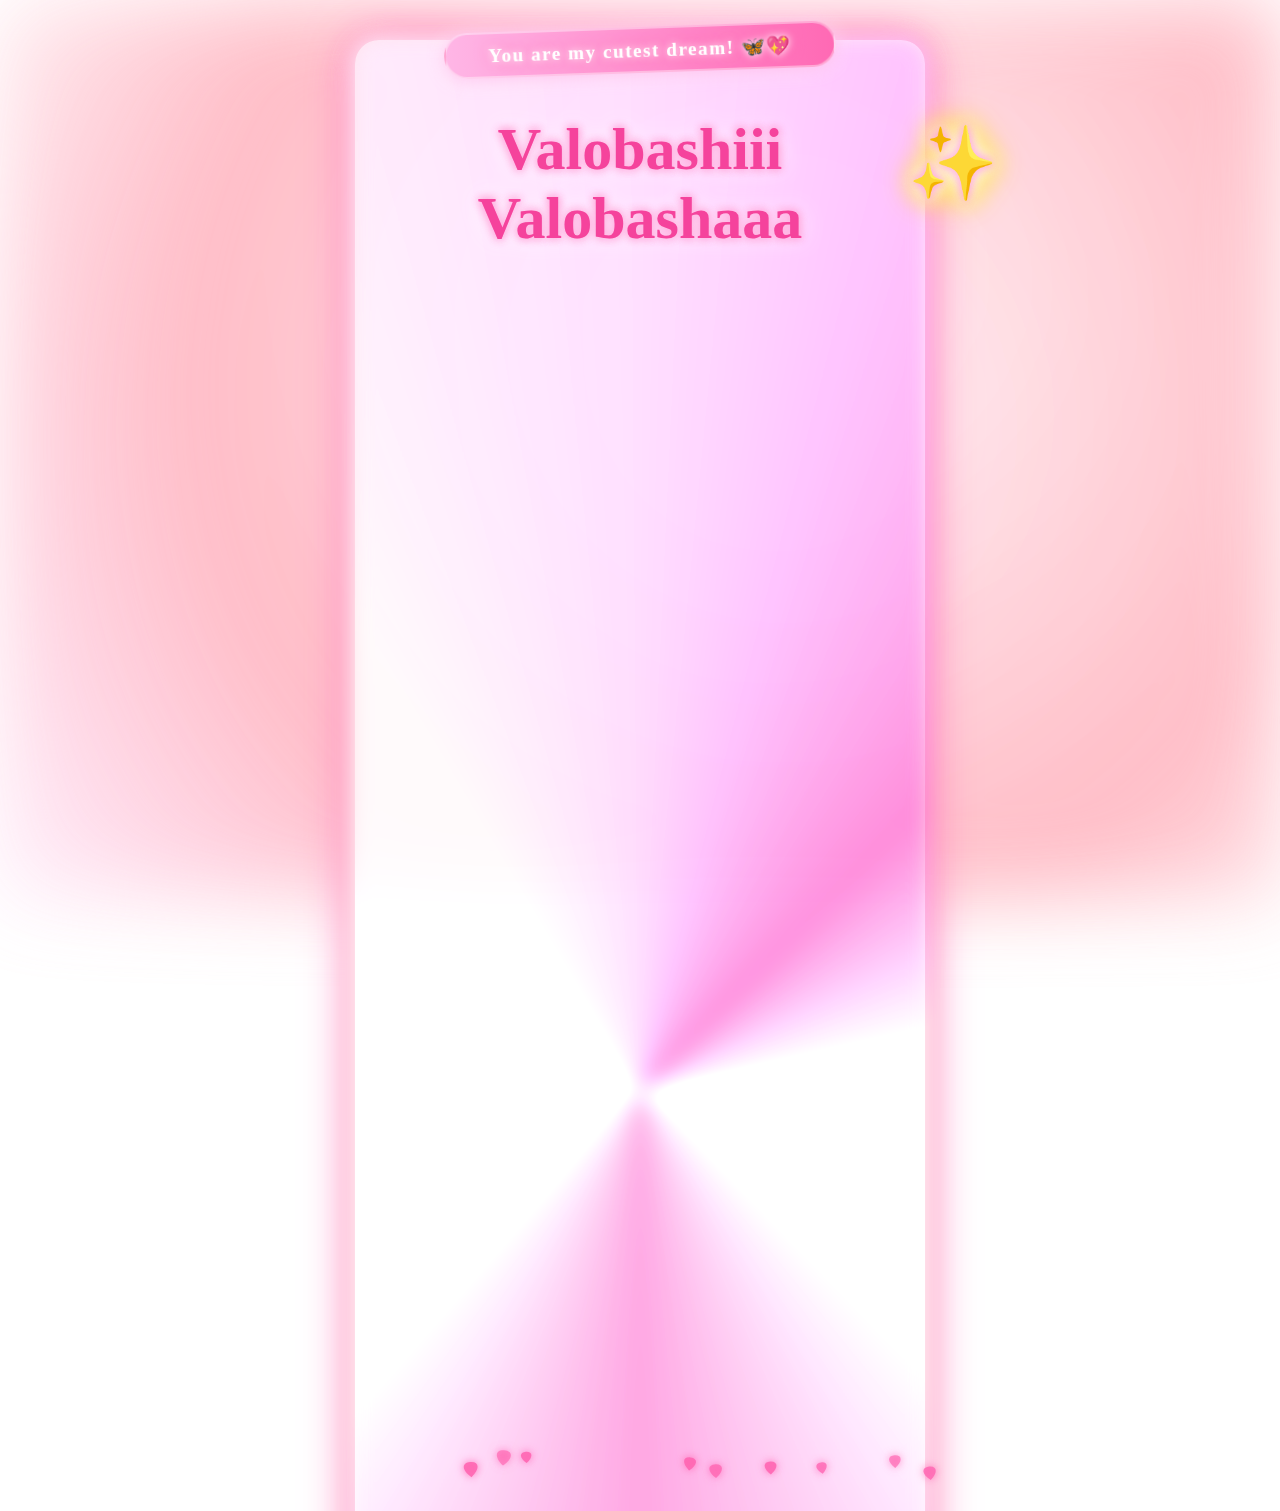
<file: heart.html>
<!DOCTYPE html>
<html lang="en">
<head>
  <meta charset="UTF-8" />
  <meta name="viewport" content="width=device-width, initial-scale=1.0"/>
  <title>Valobashiii Love Card</title>
  <style>
    body {
      margin: 0;
      padding: 0;
      overflow: hidden;
      min-height: 100vh;
      font-family: 'Segoe Script', cursive;
      display: flex;
      justify-content: center;
      align-items: center;
      flex-direction: column;
      background: none;
      color: #fff;
	  scr
    }
    .background-glow {
      position: fixed;
      left: 0; top: 0; width: 100vw; height: 100vh;
      z-index: 0;
      pointer-events: none;
      background: radial-gradient(circle at 60% 40%, #ffdde1cc 0%, #ee9ca7 60%, #fff0 100%),
                  radial-gradient(circle at 30% 70%, #ffb6e6aa 0%, #fff0 70%),
                  radial-gradient(circle at 80% 80%, #fff7 0%, #fff0 80%);
      filter: blur(40px) brightness(1.1);
      opacity: 0.8;
      animation: dreamyGlow 8s ease-in-out infinite alternate;
    }
    @keyframes dreamyGlow {
      0% { opacity: 0.7; filter: blur(40px) brightness(1.1); }
      100% { opacity: 1; filter: blur(60px) brightness(1.2); }
    }
    .floating-ribbon {
      position: absolute;
      top: 3vh; left: 50%;
      transform: translateX(-50%) rotate(-2deg);
      background: linear-gradient(90deg, #ffb6e6 0%, #ff69b4 100%);
      color: #fff;
      font-family: 'Segoe Script', cursive;
      font-size: 1.2rem;
      padding: 0.5em 2.2em;
      border-radius: 2em;
      box-shadow: 0 2px 16px #ffb6e6aa, 0 0 24px #fff6;
      letter-spacing: 1.5px;
      text-shadow: 0 0 8px #fff, 0 0 16px #ff69b4;
      z-index: 10;
      animation: ribbonFloat 3.5s ease-in-out infinite alternate;
      border: 2px solid #fff6;
      font-weight: bold;
    }
    @keyframes ribbonFloat {
      0% { transform: translateX(-50%) rotate(-2deg) translateY(0); }
      100% { transform: translateX(-50%) rotate(2deg) translateY(10px); }
    }
    .card {
      background: rgba(255, 255, 255, 0.13);
      border: 3px solid transparent;
      border-radius: 24px;
      box-shadow: 0 0 30px #ffb6c1, 0 0 50px #ff69b4, 0 12px 40px 0 #ffb6e655;
      padding: 2rem;
      max-width: 500px;
      width: 90%;
      text-align: center;
      backdrop-filter: blur(14px) brightness(1.1);
      animation: cardIn 1.2s cubic-bezier(.68,-0.55,.27,1.55);
      position: relative;
      z-index: 2;
      margin-top: 2.5em;
    }
    .card:before {
      content: '';
      position: absolute;
      inset: -7px;
      border-radius: 28px;
      z-index: -1;
      background: conic-gradient(
        #ffb6e6, #ff69b4, #fff, #ffd6e0, #ff7eb9, #ffdde1, #fff0f6, #ffe3f6, #ffb6e6
      );
      filter: blur(10px) brightness(1.2);
      opacity: 0.85;
      animation: borderRainbow 6s linear infinite;
    }
    @keyframes borderRainbow {
      0% { filter: blur(10px) brightness(1.2) hue-rotate(0deg); }
      100% { filter: blur(10px) brightness(1.2) hue-rotate(360deg); }
    }
    @keyframes cardIn {
      0% { transform: scale(0.7) translateY(80px); opacity: 0; }
      60% { transform: scale(1.1) translateY(-10px); opacity: 1; }
      80% { transform: scale(0.95) translateY(4px); }
      100% { transform: scale(1) translateY(0); }
    }
    .main-text {
      font-size: clamp(1.5rem, 4vw + 1rem, 2.5rem);
      text-shadow: 0 0 20px #fff, 0 0 30px #ffb6c1, 0 0 40px #ff69b4;
      animation: floatText 6s ease-in-out infinite alternate;
      margin-bottom: 1rem;
	      margin-top: inherit;
      color: #ff69b4;
      font-weight: bold;
    }
    @keyframes floatText {
      0% { transform: translateY(0); }
      100% { transform: translateY(-10px); }
    }
    .proposal {
      font-size: clamp(1rem, 2vw + 1rem, 1.5rem);
      line-height: 1.6;
      margin-bottom: 1.5rem;
      color: #180c0c;
      text-shadow: 0 0 10px #fff, 0 0 20px #ffb6c1;
      animation: fadeIn 2.5s ease forwards 1.2s;
      opacity: 0;
      animation-fill-mode: forwards;
    }
    .buttons {
      display: flex;
      justify-content: center;
      gap: 1.2em;
      opacity: 0;
      animation: fadeIn 2s ease forwards 2.2s;
      animation-fill-mode: forwards;
    }
    @keyframes fadeIn { to { opacity: 1; } }
    .buttons button {
      background: linear-gradient(90deg, #ffb6e6 0%, #ff69b4 100%);
      border: none;
      border-radius: 20px;
      padding: 0.7rem 2rem;
      font-size: 1.2rem;
      color: #fff;
      margin: 0.5rem;
      cursor: pointer;
      box-shadow: 0 0 10px #ff69b4, 0 0 24px #fff6;
      transition: background 0.3s ease, transform 0.2s ease;
      font-family: inherit;
      font-weight: bold;
      letter-spacing: 1px;
      display: flex;
      align-items: center;
      gap: 0.5em;
      animation: buttonBounce 1.2s cubic-bezier(.68,-0.55,.27,1.55) 2.5s both;
    }
    .buttons button:hover {
      background: linear-gradient(90deg, #ff69b4 0%, #ffb6e6 100%);
      transform: scale(1.08);
      box-shadow: 0 0 20px #ff69b4, 0 0 32px #fff6;
    }
    @keyframes buttonBounce {
      0% { transform: scale(0.7); }
      60% { transform: scale(1.1); }
      80% { transform: scale(0.95); }
      100% { transform: scale(1); }
    }
    .heart, .sparkle {
      position: absolute;
      pointer-events: none;
      opacity: 0.8;
      z-index: 3;
    }
    .heart {
      width: 20px;
      height: 20px;
      background: pink;
      transform: rotate(45deg);
      animation: floatHeart 10s linear infinite;
      box-shadow: 0 0 12px #ffb6e6, 0 0 24px #ff69b4;
    }
    .heart::before, .heart::after {
      content: "";
      position: absolute;
      width: 20px;
      height: 20px;
      background: pink;
      border-radius: 50%;
    }
    .heart::before { top: -10px; left: 0; }
    .heart::after { left: -10px; top: 0; }
    @keyframes floatHeart {
      0% {
        bottom: -10%;
        opacity: 0;
        transform: translateX(0) scale(0.5) rotate(45deg);
      }
      50% { opacity: 1; }
      100% {
        bottom: 110%;
        opacity: 0;
        transform: translateX(50vw) scale(1.2) rotate(45deg);
      }
    }
    .sparkle {
      width: 8px;
      height: 8px;
      background: white;
      border-radius: 50%;
      animation: floatSparkle 8s linear infinite;
      box-shadow: 0 0 8px #fff, 0 0 16px #ffb6e6;
    }
    @keyframes floatSparkle {
      0% {
        bottom: -5%;
        opacity: 0;
        transform: translateX(0) scale(0.5);
      }
      50% { opacity: 1; }
      100% {
        bottom: 105%;
        opacity: 0;
        transform: translateX(-30vw) scale(1);
      }
    }
    .card::after {
      content: '';
      position: absolute;
      left: 50%;
      bottom: -18px;
      transform: translateX(-50%);
      width: 80%;
      height: 24px;
      background: radial-gradient(ellipse at center, #ffb6e6aa 0%, #fff0 80%);
      filter: blur(8px);
      z-index: 1;
      opacity: 0.7;
      pointer-events: none;
    }
    @media (max-width: 600px) {
      .card { padding: 1.2em 0.5em 1em 0.5em; border-radius: 1.2em; }
      .card:before { border-radius: 1.3em; }
      .main-text { font-size: 1.1rem; }
      .proposal { font-size: 0.95rem; }
      .floating-ribbon { font-size: 0.9rem; padding: 0.3em 1.2em; }
      .buttons button { font-size: 1rem; padding: 0.5rem 1.2rem; }
    }
    .valobasha-line {
        display: inline-block;
        font-size: 1.5em;
        opacity: 0;
        filter: blur(8px);
        text-shadow: 0 0 16px #fff, 0 0 32px #ffb6e6;
        transition: opacity 0.7s, filter 0.7s;
        position: relative;
        font-weight: bold;
        animation: floatText 4s ease-in-out infinite alternate;
      }
      .valobasha-line.visible {
        opacity: 1;
        filter: blur(0);
        animation: floatText 4s ease-in-out infinite alternate, shimmerText 2.5s linear infinite;
      }
      .valobasha-line.magic1 {
        background: linear-gradient(90deg, #ffb6e6, #ff69b4, #fff0f6, #ffb6e6);
        -webkit-background-clip: text;
        
        background-clip: text;
        color: #f5439c;
        text-shadow: 0 0 12px #ffb6e6, 0 0 24px #fff, 0 0 8px #ff69b4;
      }
      .valobasha-line.magic2 {
        background: linear-gradient(90deg, #aeefff, #69b4ff, #fff0f6, #aeefff);
        -webkit-background-clip: text;
        
        background-clip: text;
        color: #2f6aa5;
        text-shadow: 0 0 12px #aeefff, 0 0 24px #fff, 0 0 8px #69b4ff;
      }
      .valobasha-line.magic3 {
        background: linear-gradient(90deg, #ffe066, #ffd700, #fffbe6, #ffe066);
        -webkit-background-clip: text;
        
        background-clip: text;
        color: #ff0000;
        text-shadow: 0 0 12px #ffe066, 0 0 24px #fff, 0 0 8px #ffd700;
      }
      .valobasha-line.visible .star-sparkle {
        display: inline-block;
        position: absolute;
        right: -1.5em;
        top: 0.1em;
        width: 1.2em;
        height: 1.2em;
        pointer-events: none;
        background: none;
        animation: sparkleStar 1.2s linear infinite;
      }
      .star-sparkle::before {
        content: '✨';
        font-size: 1.2em;
        color: #fffbe6;
        filter: drop-shadow(0 0 6px #fffbe6) drop-shadow(0 0 12px #ffd700);
      }
      @keyframes shimmerText {
        0% { filter: brightness(1.1); }
        100% { filter: brightness(1.3); }
      }
      .magic-btn {
        position: relative;
        overflow: hidden;
        z-index: 1;
        border: 2.5px solid transparent;
        background-clip: padding-box;
        box-shadow: 0 0 16px #ffb6e6, 0 0 32px #fff6;
        animation: pulseBtn 2s infinite alternate;
      }
      .magic-btn .shimmer {
        position: absolute;
        left: -100%; top: 0; width: 200%; height: 100%;
        background: linear-gradient(120deg, transparent 0%, #fff8 40%, #fff 50%, #fff8 60%, transparent 100%);
        opacity: 0.7;
        filter: blur(2px);
        mix-blend-mode: lighten;
        animation: shimmerMove 2.5s linear infinite;
        z-index: 2;
      }
      @keyframes shimmerMove {
        0% { left: -100%; }
        100% { left: 100%; }
      }
      @keyframes pulseBtn {
        0% { box-shadow: 0 0 16px #ffb6e6, 0 0 32px #fff6; border-color: #ffb6e6; }
        100% { box-shadow: 0 0 32px #ffd700, 0 0 48px #aeefff; border-color: #ffd700; }
      }
      .card.magic-glow {
        box-shadow: 0 0 60px 20px #ffb6e6, 0 0 120px 40px #ff69b4, 0 24px 60px 0 #fff6;
        transition: box-shadow 0.7s;
      }
      #confetti {
        pointer-events: none;
        position: fixed;
        left: 0; top: 0; width: 100vw; height: 100vh;
        z-index: 100;
      }
  </style>
  <audio id="magicSound" src="https://cdn.pixabay.com/audio/2022/07/26/audio_124bfae3e2.mp3" preload="auto"></audio>
</head>
<body>
    <div class="background-glow"></div>
    <div class="floating-ribbon">You are my cutest dream! 🦋💖</div>
    <div class="card" id="proposalCard">
      <div class="main-text" id="mainText">
        <span class="valobasha-line magic1" id="line1">Valobashiii Valobashaaa<span class="star-sparkle"></span></span><br>
        <span class="valobasha-line magic2" id="line2">Valobashaaa Valobashiii<span class="star-sparkle"></span></span><br>
        <span class="valobasha-line magic3" id="line3">Valobashar Valobashaaa Valobashiii<span class="star-sparkle"></span></span>
      </div>
      <div class="proposal" id="proposalText" style="display:none">
        My dearest Premii,<br><br>
        You are my Premii…the one who fills my heart with endless love.<br><br>
        I have something so special to ask you, something my heart whispers every moment:<br><br>
        💖 <strong>Will you be my Bou 👩‍❤️‍👨, my Butterfly 🦋, my Queen 👑???</strong><br><br>
        Will you be that partner with whom Ill spend a lifetime, the one Ill look at, in a single glance and feel my 40 years slip by like a dream of happiness???<br><br>
        With you, every moment would be a blessing.<br>
        With you, I wanna build a home filled with love, laughter and endless togetherness.<br><br>
        Will you walk this beautiful journey with me, hand in hand???
      </div>
      <div class="buttons" id="nextBtnWrap" style="display:none">
        <button id="nextBtn" class="magic-btn">Next <span class="shimmer"></span></button>
      </div>
      <div class="buttons" id="yesNoBtns" style="display:none">
        <button onclick="respond('yes')" class="magic-btn">💖 Yes <span class="shimmer"></span></button>
        <button onclick="respond('no')">😢 No</button>
      </div>
      <div class="proposal" id="convinceText" style="display:none"></div>
      <div class="buttons" id="tryAgainBtnWrap" style="display:none">
        <button id="tryAgainBtn">No 😭</button>
      </div>
      <canvas id="cardParticles"></canvas>
    </div>
    <div id="confetti"></div>
    <script>
      // Animate lines in sequence, then show Next
      window.addEventListener('DOMContentLoaded', function() {
        setTimeout(() => {
          document.getElementById('line1').classList.add('visible');
          setTimeout(() => {
            document.getElementById('line2').classList.add('visible');
            setTimeout(() => {
              document.getElementById('line3').classList.add('visible');
              setTimeout(() => {
                document.getElementById('nextBtnWrap').style.display = 'flex';
              }, 900);
            }, 900);
          }, 900);
        }, 600);
      });
      // Card particles (hearts and stars inside card)
      const card = document.getElementById('proposalCard');
      const cardParticles = document.getElementById('cardParticles');
      function resizeCardParticles() {
        cardParticles.width = card.offsetWidth;
        cardParticles.height = card.offsetHeight;
      }
      window.addEventListener('resize', resizeCardParticles);
      resizeCardParticles();
      let cctx = cardParticles.getContext('2d');
      let cardParticlesArr = [];
      function createCardParticle() {
        const isHeart = Math.random() < 0.6;
        const size = isHeart ? 14 + Math.random() * 8 : 6 + Math.random() * 8;
        const x = Math.random() * cardParticles.width;
        const y = cardParticles.height + 20;
        const speed = 0.4 + Math.random() * 0.7;
        const drift = (Math.random() - 0.5) * 0.5;
        const color = isHeart ? '#ff69b4' : '#fffbe6';
        const alpha = 0.6 + Math.random() * 0.4;
        return { x, y, size, speed, drift, color, alpha, isHeart, t: Math.random() * 100 };
      }
      function drawCardHeart(x, y, size, color, alpha, t) {
        cctx.save();
        cctx.globalAlpha = alpha;
        cctx.translate(x, y);
        cctx.rotate(Math.sin(t/10) * 0.2);
        cctx.scale(size/32, size/32);
        cctx.beginPath();
        cctx.moveTo(16, 29);
        cctx.bezierCurveTo(2, 18, 2, 6, 16, 6);
        cctx.bezierCurveTo(30, 6, 30, 18, 16, 29);
        cctx.closePath();
        cctx.fillStyle = color;
        cctx.shadowColor = color;
        cctx.shadowBlur = 8;
        cctx.fill();
        cctx.restore();
      }
      function drawCardStar(x, y, size, color, alpha, t) {
        cctx.save();
        cctx.globalAlpha = alpha;
        cctx.translate(x, y);
        cctx.rotate(t);
        cctx.beginPath();
        for (let i = 0; i < 5; i++) {
          cctx.lineTo(0, size);
          cctx.translate(0, size);
          cctx.rotate((Math.PI * 2) / 5);
          cctx.translate(0, -size);
        }
        cctx.closePath();
        cctx.fillStyle = color;
        cctx.shadowColor = color;
        cctx.shadowBlur = 6;
        cctx.fill();
        cctx.restore();
      }
      function animateCardParticles() {
        cctx.clearRect(0, 0, cardParticles.width, cardParticles.height);
        if (cardParticlesArr.length < 12) cardParticlesArr.push(createCardParticle());
        for (let i = 0; i < cardParticlesArr.length; i++) {
          let p = cardParticlesArr[i];
          p.y -= p.speed;
          p.x += p.drift;
          p.t += 0.04 + Math.random() * 0.02;
          if (p.isHeart) {
            drawCardHeart(p.x, p.y, p.size, '#ff69b4', p.alpha, p.t);
          } else {
            drawCardStar(p.x, p.y, p.size * 0.5, '#fffbe6', p.alpha, p.t);
          }
          if (p.y < -20 || p.x < -20 || p.x > cardParticles.width + 20) {
            cardParticlesArr[i] = createCardParticle();
          }
        }
        requestAnimationFrame(animateCardParticles);
      }
      animateCardParticles();
      // Proposal logic (with magic glow and confetti)
      const nextBtn = document.getElementById('nextBtn');
      const nextBtnWrap = document.getElementById('nextBtnWrap');
      const mainText = document.getElementById('mainText');
      const proposalText = document.getElementById('proposalText');
      const yesNoBtns = document.getElementById('yesNoBtns');
      const convinceText = document.getElementById('convinceText');
      const tryAgainBtn = document.getElementById('tryAgainBtn');
      const tryAgainBtnWrap = document.getElementById('tryAgainBtnWrap');

      const convinceMessages = [
	      "\n\nMy Premii, are you really going to say no to your biggest fan???...🥺💗",
	      "\n\nMy Dream Girl, Ive been waiting my whole life just to find you!!!...💭🌸",
	      "\n\nMy Dear Valobashar Bou, youre the one and only queen of my heart!!!...👑💞",
	      "\n\nMy Premii, Ive collected all my smiles just to gift them to you...😊🎁",
	      "\n\nMy Girl, even the sky envies your beauty...🌌✨",
	      "\n\nMy Valobashar Bou, your heart is my forever home. 🏡❤️",
  "\n\nPremii, you live in every breath I take...💓🌬️",
  "\n\nMy Dream Girl, youre the best chapter of my love story...📖💫",
  "\n\nMy Valobashar Bou, your ‘yes’ will make all my dreams come true!!!...💍🥰",
  "\n\nMy Premii, even the moon’s light fades next to your beautiful smile...🌙😊",
  "\n\nMy Dream Girl, my dream is to grow old with you...💭👫",
  "\n\nMy Dear Valobashar Bou, my love for youll never end…it only grows...♾️💖",
  "\n\nMy Dear Premii, you’re the story I wanna read over and over again...📜💝",
  "\n\nMy Dream Girl Premii, youre the most beautiful picture in my world...🖼️😍",
  "\n\nPremii, Valobashar Bou, youre my dream, my best friend and my home...🏠💘",
  "\n\nPremii, youve secretly stolen all my dreams...😅💓",
  "\n\nDream Girl, youre the magic in my story...✨📖",
  "\n\nValobashar Bou, even if you don’t say it, I know you’re my forever...🥹💌",
  "\n\nOh! My Premii, the stars whisper your name to me every night...🌠❤️",
  "\n\nDream Valobashar Girl, my heart loves you more than I do!!!...💗🥰",
  "\n\nValobashar Sweet Bou, your ‘yes’ would start the sweetest chapter of my life...🌸💍",
  "\n\nMy Sweet Premii, I wanna be your shadow and the music in your heart...🎵💞",
  "\n\nDream Girl, I may be the king in my story, but you’ll always be my queen...👑💖",
  "\n\nValobashar Bou without you, my story is incomplete...📖🥺",

  // Flirty, Dreamy, Fairy Tale Style
  "\n\nMy Queen Premii, youre the princess of my dreams and Im the thief stealing your love!!!...😉💘",
  "\n\nDream Girl, your eyes hold a story and I wanna be the hero of that story...✨💭",
  "\n\nDear Sweet Valobashar Bou, Im building a castle in my dreams just for you. One day Ill be your prince!!!...🏰👑",
  "\n\nCute Premii, youve set fire to all my dreams but honestly, I jumped in willingly!!!...😏💫",
  "\n\nDream Girl, you are the magic of my story and my love is the spell just for you...🎇❤️",
  "\n\nValobashar Bou, if I were the hero of a fairy tale, I would fight the whole world for you!!!...⚔️💞",
  "\n\nPremii, your ‘yes’ would color my world. Lets write our fairy tale together!!!...📜✨",
  "\n\nDream Girl, your hair is like clouds, your smile is moonlight, and I just want to be the hero in your story...🌙💌",
  "\n\nValobashar Bou, Ill protect your dreams every night if you let me be your prince...🛡️🌠",
  "\n\nValobashar Premii, I wanna get lost in your eyes and be trapped in your magical story forever!!!...🔮🥰",
  "\n\nSweetest Dream Girl, my love is an endless story and at the end, youll always be my forever premika...💍🌸",
  "\n\nValobashar Bou, your ‘yes’ would begin our forever story, and I promise our fairy tale will always have a happy ending!!!...🎡💘"
];
      let convinceIndex = 0;
      nextBtn.onclick = function() {
        mainText.style.display = 'none';
        nextBtnWrap.style.display = 'none';
        proposalText.style.display = '';
        yesNoBtns.style.display = 'flex';
        card.classList.add('magic-glow');
        document.getElementById('magicSound').play();
      };
      function respond(answer) {
        if (answer === 'yes') {
          showConfetti();
          setTimeout(() => { window.location.href = 'gallery.html'; }, 1800);
        } else {
          proposalText.style.display = 'none';
          yesNoBtns.style.display = 'none';
          convinceText.style.display = '';
          tryAgainBtnWrap.style.display = 'flex';
          convinceText.innerHTML = convinceMessages[convinceIndex % convinceMessages.length];
          // Show only Try Again and Yes (not No)
          tryAgainBtnWrap.innerHTML = `
            <button id="tryAgainBtn">No</button>
            <button onclick="respond('yes')" class="magic-btn">💖 Yes <span class="shimmer"></span></button>
          `;
          // Re-attach Try Again handler
          document.getElementById('tryAgainBtn').onclick = function() {
            convinceIndex++;
            convinceText.innerHTML = convinceMessages[convinceIndex % convinceMessages.length];
          };
        }
      }
      if (tryAgainBtn) {
        tryAgainBtn.onclick = function() {
          convinceIndex++;
          convinceText.innerHTML = convinceMessages[convinceIndex % convinceMessages.length];
        };
      }
      // Confetti burst
      function showConfetti() {
        const confetti = document.getElementById('confetti');
        confetti.innerHTML = '';
        const confettiColors = [
          '#ffb6e6', '#ff69b4', '#aeefff', '#ffd700', '#fffbe6', '#69b4ff', '#ffe066', '#fff0f6'
        ];
        for (let i = 0; i < 60; i++) {
          const c = document.createElement('div');
          c.style.position = 'absolute';
          c.style.left = (50 + Math.random() * 40 - 20) + 'vw';
          c.style.top = '50vh';
          c.style.width = '12px';
          c.style.height = '12px';
          c.style.borderRadius = '50%';
          c.style.background = confettiColors[Math.floor(Math.random()*confettiColors.length)];
          c.style.opacity = 0.8;
          c.style.transform = `scale(${0.7 + Math.random()*0.7})`;
          c.style.transition = 'all 1.2s cubic-bezier(.68,-0.55,.27,1.55)';
          confetti.appendChild(c);
          setTimeout(() => {
            c.style.top = (20 + Math.random()*60) + 'vh';
            c.style.left = (10 + Math.random()*80) + 'vw';
            c.style.opacity = 0.1;
            c.style.transform += ' scale(0.5)';
          }, 30);
        }
        setTimeout(() => { confetti.innerHTML = ''; }, 1600);
      }
    </script>
  </body>
</html>
</file>
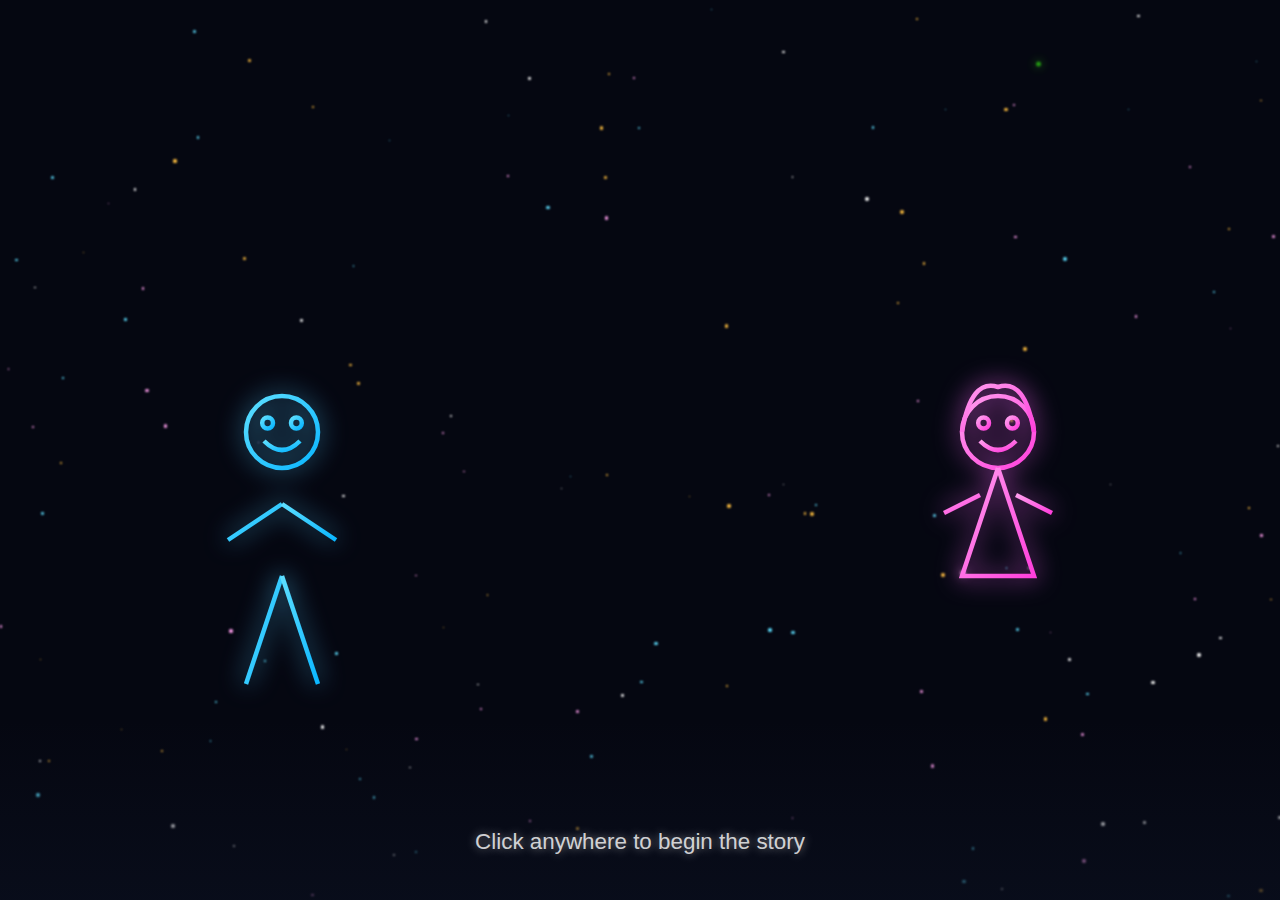
<file: propose.html>
<!DOCTYPE html>
<html lang="en">
<head>
    <meta charset="UTF-8">
    <meta name="viewport" content="width=device-width, initial-scale=1.0">
    <title>Neon Love Story</title>
    <style>
        * {
            margin: 0;
            padding: 0;
            box-sizing: border-box;
        }
        
        body {
            background-color: #050711;
            font-family: 'Arial', sans-serif;
            overflow: hidden;
            width: 100vw;
            height: 100vh;
            cursor: pointer;
            position: relative;
        }
        
        .scene-container {
            width: 100%;
            height: 100%;
            position: relative;
            perspective: 1000px;
        }
        
        .star {
            position: absolute;
            background-color: white;
            border-radius: 50%;
            filter: blur(1px);
            animation: twinkle 3s infinite alternate;
        }
        
        @keyframes twinkle {
            0% { opacity: 0.3; filter: blur(1px); }
            50% { opacity: 0.8; filter: blur(0px); }
            100% { opacity: 0.3; filter: blur(1px); }
        }
        
        /* Character SVGs */
        .character {
            position: absolute;
            bottom: 20%;
            height: 40%;
            transition: all 2s ease;
        }
        
        .boy {
            left: 15%;
            filter: drop-shadow(0 0 12px rgba(80, 200, 255, 0.8));
            z-index: 10;
        }
        
        .girl {
            right: 15%;
            filter: drop-shadow(0 0 12px rgba(255, 100, 255, 0.8));
            z-index: 10;
        }
        
        .rose {
            position: absolute;
            bottom: 35%;
            left: 50%;
            transform: translateX(-50%);
            height: 18%;
            filter: drop-shadow(0 0 15px rgba(255, 50, 100, 0.9));
            opacity: 0;
            transition: all 1.5s ease;
            z-index: 20;
        }
        
        .heart {
            position: absolute;
            top: 20%;
            right: 20%;
            height: 15%;
            filter: drop-shadow(0 0 15px rgba(255, 50, 100, 0.9));
            opacity: 0;
            transform: scale(0);
            transition: all 1s ease;
            animation: float 3s infinite ease-in-out;
            z-index: 5;
        }
        
        @keyframes float {
            0% { transform: scale(1) translateY(0); }
            50% { transform: scale(1.1) translateY(-10px); }
            100% { transform: scale(1) translateY(0); }
        }
        
        .final-message {
            position: absolute;
            top: 50%;
            left: 50%;
            transform: translate(-50%, -50%);
            font-size: 5rem;
            font-weight: bold;
            color: #ff5ebc;
            text-shadow: 
                0 0 7px #ff5ebc,
                0 0 20px #ff5ebc,
                0 0 40px #ff5ebc,
                0 0 60px #ff1f9d;
            opacity: 0;
            text-align: center;
            width: 100%;
            font-family: 'Arial', sans-serif;
            letter-spacing: 5px;
            animation: none;
            z-index: 100;
        }
        
        @keyframes pulse {
            0% { text-shadow: 0 0 7px #ff5ebc, 0 0 20px #ff5ebc, 0 0 40px #ff5ebc, 0 0 60px #ff1f9d; }
            50% { text-shadow: 0 0 15px #ff5ebc, 0 0 30px #ff5ebc, 0 0 60px #ff5ebc, 0 0 80px #ff1f9d; }
            100% { text-shadow: 0 0 7px #ff5ebc, 0 0 20px #ff5ebc, 0 0 40px #ff5ebc, 0 0 60px #ff1f9d; }
        }
        
        .navigation-container {
            position: absolute;
            bottom: 15%;
            left: 50%;
            transform: translateX(-50%);
            opacity: 0;
            z-index: 101;
            transition: all 1s ease-in-out;
        }
        
        .heart-button {
            background: rgba(255, 94, 188, 0.1);
            border: 2px solid #ff5ebc;
            color: #ff5ebc;
            padding: 15px 30px;
            border-radius: 50px;
            font-size: 1.2rem;
            font-weight: bold;
            cursor: pointer;
            display: flex;
            align-items: center;
            gap: 10px;
            transition: all 0.3s ease;
            backdrop-filter: blur(10px);
            text-shadow: 0 0 10px #ff5ebc;
            box-shadow: 
                0 0 20px rgba(255, 94, 188, 0.3),
                inset 0 0 20px rgba(255, 94, 188, 0.1);
        }
        
        .heart-button:hover {
            background: rgba(255, 94, 188, 0.2);
            transform: translateY(-3px);
            box-shadow: 
                0 5px 30px rgba(255, 94, 188, 0.5),
                inset 0 0 30px rgba(255, 94, 188, 0.2);
            text-shadow: 0 0 20px #ff5ebc;
        }
        
        .button-heart {
            width: 25px;
            height: 25px;
            filter: drop-shadow(0 0 5px #ff5ebc);
            animation: heartBeat 2s infinite ease-in-out;
        }
        
        @keyframes heartBeat {
            0% { transform: scale(1); }
            50% { transform: scale(1.1); }
            100% { transform: scale(1); }
        }
        
        .hidden {
            display: none;
        }
        
        #startPrompt {
            position: absolute;
            bottom: 5%;
            left: 50%;
            transform: translateX(-50%);
            color: rgba(255, 255, 255, 0.8);
            font-size: 1.4rem;
            animation: fadeInOut 2s infinite;
            text-align: center;
            text-shadow: 0 0 10px rgba(255, 255, 255, 0.5);
            z-index: 100;
        }
        
        @keyframes fadeInOut {
            0% { opacity: 0.4; }
            50% { opacity: 1; }
            100% { opacity: 0.4; }
        }
        
        .spotlight {
            position: absolute;
            width: 300px;
            height: 300px;
            border-radius: 50%;
            background: radial-gradient(
                circle,
                rgba(255, 255, 255, 0.1) 0%,
                rgba(255, 255, 255, 0.05) 40%,
                transparent 70%
            );
            filter: blur(10px);
            opacity: 0;
            transition: all 1.5s ease;
            z-index: 1;
        }
        
        .ground {
            position: absolute;
            bottom: 0;
            left: 0;
            width: 100%;
            height: 20%;
            background: linear-gradient(to top, rgba(10, 15, 30, 0.7), transparent);
            z-index: 5;
        }
        
        .neon-particles {
            position: absolute;
            width: 100%;
            height: 100%;
            pointer-events: none;
            z-index: 6;
        }
        
        .particle {
            position: absolute;
            background-color: rgba(255, 255, 255, 0.8);
            border-radius: 50%;
            filter: blur(1px);
            pointer-events: none;
        }
        
        @media (max-width: 768px) {
            .character {
                height: 30%;
            }
            
            .boy {
                left: 10%;
            }
            
            .girl {
                right: 10%;
            }
            
            .rose {
                height: 15%;
            }
            
            .final-message {
                font-size: 3rem;
                letter-spacing: 3px;
            }
            
            #startPrompt {
                font-size: 1.2rem;
            }
        }
    </style>
</head>
<body>
    <div class="scene-container" id="sceneContainer">
        <!-- Stars will be added via JavaScript -->
        <div class="neon-particles" id="particles"></div>
        <div class="ground"></div>
        
        <!-- Spotlights -->
        <div class="spotlight" id="spotlightBoy" style="left: 20%; bottom: 15%;"></div>
        <div class="spotlight" id="spotlightGirl" style="right: 20%; bottom: 15%;"></div>
        <div class="spotlight" id="spotlightCenter" style="left: 50%; bottom: 15%; transform: translateX(-50%);"></div>
        
        <!-- Boy Character (SVG) -->
        <svg class="character boy" viewBox="0 0 100 200" xmlns="http://www.w3.org/2000/svg">
            <defs>
                <linearGradient id="boyGradient" x1="0%" y1="0%" x2="100%" y2="100%">
                    <stop offset="0%" style="stop-color:#5edfff;stop-opacity:1" />
                    <stop offset="100%" style="stop-color:#0ab6ff;stop-opacity:1" />
                </linearGradient>
            </defs>
            
            <!-- Head -->
            <circle cx="50" cy="40" r="20" stroke="url(#boyGradient)" stroke-width="2.5" fill="none" />
            
            <!-- Body -->
            <line x1="50" y1="60" x2="50" y2="120" stroke="url(#boyGradient)" stroke-width="2.5" id="boyBody" />
            
            <!-- Arms -->
            <line x1="50" y1="80" x2="20" y2="100" stroke="url(#boyGradient)" stroke-width="2.5" class="left-arm" id="leftArm" />
            <line x1="50" y1="80" x2="80" y2="100" stroke="url(#boyGradient)" stroke-width="2.5" class="right-arm" id="rightArm" />
            
            <!-- Legs -->
            <line x1="50" y1="120" x2="30" y2="180" stroke="url(#boyGradient)" stroke-width="2.5" id="leftLeg" />
            <line x1="50" y1="120" x2="70" y2="180" stroke="url(#boyGradient)" stroke-width="2.5" id="rightLeg" />
            
            <!-- Smile -->
            <path d="M40,45 Q50,55 60,45" stroke="url(#boyGradient)" stroke-width="2.5" fill="none" />
            
            <!-- Eyes -->
            <circle cx="42" cy="35" r="3" stroke="url(#boyGradient)" stroke-width="2.5" fill="none" />
            <circle cx="58" cy="35" r="3" stroke="url(#boyGradient)" stroke-width="2.5" fill="none" />
        </svg>
        
        <!-- Girl Character (SVG) -->
        <svg class="character girl" viewBox="0 0 100 200" xmlns="http://www.w3.org/2000/svg">
            <defs>
                <linearGradient id="girlGradient" x1="0%" y1="0%" x2="100%" y2="100%">
                    <stop offset="0%" style="stop-color:#ff9eee;stop-opacity:1" />
                    <stop offset="100%" style="stop-color:#ff3fdc;stop-opacity:1" />
                </linearGradient>
            </defs>
            
            <!-- Head -->
            <circle cx="50" cy="40" r="20" stroke="url(#girlGradient)" stroke-width="2.5" fill="none" />
            
            <!-- Hair -->
            <path d="M30,40 Q35,10 50,15 Q65,10 70,40" stroke="url(#girlGradient)" stroke-width="2.5" fill="none" />
            
            <!-- Body (Dress shape) -->
            <path d="M50,60 Q40,90 30,120 L70,120 Q60,90 50,60" stroke="url(#girlGradient)" stroke-width="2.5" fill="none" />
            
            <!-- Arms -->
            <line x1="40" y1="75" x2="20" y2="85" stroke="url(#girlGradient)" stroke-width="2.5" id="girlLeftArm" />
            <line x1="60" y1="75" x2="80" y2="85" stroke="url(#girlGradient)" stroke-width="2.5" id="girlRightArm" />
            
            <!-- Legs -->
            <line x1="40" y1="120" x2="40" y2="180" stroke="url(#girlGradient)" stroke-width="2.5" />
            <line x1="60" y1="120" x2="60" y2="180" stroke="url(#girlGradient)" stroke-width="2.5" />
            
            <!-- Smile -->
            <path d="M40,45 Q50,55 60,45" stroke="url(#girlGradient)" stroke-width="2.5" fill="none" id="girlSmile" />
            
            <!-- Eyes -->
            <circle cx="42" cy="35" r="3" stroke="url(#girlGradient)" stroke-width="2.5" fill="none" />
            <circle cx="58" cy="35" r="3" stroke="url(#girlGradient)" stroke-width="2.5" fill="none" />
        </svg>
        
        <!-- Enhanced Rose (SVG) -->
        <svg class="rose" viewBox="0 0 100 200" xmlns="http://www.w3.org/2000/svg">
            <defs>
                <linearGradient id="roseGradient" x1="0%" y1="0%" x2="100%" y2="100%">
                    <stop offset="0%" style="stop-color:#ff3a7c;stop-opacity:1" />
                    <stop offset="100%" style="stop-color:#ff0051;stop-opacity:1" />
                </linearGradient>
                <linearGradient id="stemGradient" x1="0%" y1="0%" x2="100%" y2="100%">
                    <stop offset="0%" style="stop-color:#39ff14;stop-opacity:1" />
                    <stop offset="100%" style="stop-color:#00c700;stop-opacity:1" />
                </linearGradient>
            </defs>
            
            <!-- Improved Rose Petals -->
            <path d="M50,20 
                    C55,15 65,15 65,25 
                    C70,15 80,20 70,30 
                    C80,30 80,40 70,40 
                    C80,45 75,55 65,45 
                    C65,55 55,55 50,45 
                    C45,55 35,55 35,45 
                    C25,55 20,45 30,40 
                    C20,40 20,30 30,30 
                    C20,20 30,15 35,25 
                    C35,15 45,15 50,20" 
                  stroke="url(#roseGradient)" stroke-width="2" fill="none" />
            
            <!-- Stem -->
            <line x1="50" y1="45" x2="50" y2="100" stroke="url(#stemGradient)" stroke-width="2.5" />
            
            <!-- Leaves -->
            <path d="M50,60 C60,50 75,55 65,70" stroke="url(#stemGradient)" stroke-width="2" fill="none" />
            <path d="M50,80 C40,70 25,75 35,90" stroke="url(#stemGradient)" stroke-width="2" fill="none" />
        </svg>
        
        <!-- Enhanced Heart (SVG) -->
        <svg class="heart" viewBox="0 0 100 100" xmlns="http://www.w3.org/2000/svg">
            <defs>
                <linearGradient id="heartGradient" x1="0%" y1="0%" x2="100%" y2="100%">
                    <stop offset="0%" style="stop-color:#ff3a7c;stop-opacity:1" />
                    <stop offset="100%" style="stop-color:#ff0051;stop-opacity:1" />
                </linearGradient>
            </defs>
            <path d="M50,30 L65,15 A15,15 0 0,1 90,40 L50,80 L10,40 A15,15 0 0,1 35,15 L50,30" 
                  stroke="url(#heartGradient)" stroke-width="3" fill="none" />
        </svg>
        
        <!-- Final Message -->
        <div class="final-message" id="finalMessage">I Love You</div>
        
        <!-- Navigation Button -->
        <div class="navigation-container" id="navigationContainer">
            <button class="heart-button" id="heartButton" onclick="window.location.href='heart.html'">
                <svg class="button-heart" viewBox="0 0 100 100" xmlns="http://www.w3.org/2000/svg">
                    <path d="M50,30 L65,15 A15,15 0 0,1 90,40 L50,80 L10,40 A15,15 0 0,1 35,15 L50,30" 
                          stroke="#ff5ebc" stroke-width="3" fill="rgba(255, 94, 188, 0.2)" />
                </svg>
                <span>Continue to Garden</span>
            </button>
        </div>
        
        <!-- Start Prompt -->
        <div id="startPrompt">Click anywhere to begin the story</div>
    </div>
    
    <script>
        // Elements
        const sceneContainer = document.getElementById('sceneContainer');
        const finalMessage = document.getElementById('finalMessage');
        const navigationContainer = document.getElementById('navigationContainer');
        const startPrompt = document.getElementById('startPrompt');
        const boy = document.querySelector('.boy');
        const girl = document.querySelector('.girl');
        const rose = document.querySelector('.rose');
        const heart = document.querySelector('.heart');
        const particles = document.getElementById('particles');
        
        // Spotlight elements
        const spotlightBoy = document.getElementById('spotlightBoy');
        const spotlightGirl = document.getElementById('spotlightGirl');
        const spotlightCenter = document.getElementById('spotlightCenter');
        
        // Boy elements for animation
        const boyBody = document.getElementById('boyBody');
        const leftArm = document.getElementById('leftArm');
        const rightArm = document.getElementById('rightArm');
        const leftLeg = document.getElementById('leftLeg');
        const rightLeg = document.getElementById('rightLeg');
        
        // Girl elements for animation
        const girlLeftArm = document.getElementById('girlLeftArm');
        const girlRightArm = document.getElementById('girlRightArm');
        const girlSmile = document.getElementById('girlSmile');
        
        // Create stars with different colors
        function createStars() {
            const colors = ['#ffffff', '#5edfff', '#ff9eee', '#ffbf40'];
            for (let i = 0; i < 150; i++) {
                const star = document.createElement('div');
                star.classList.add('star');
                
                // Random size between 1px and 4px
                const size = Math.random() * 3 + 1;
                star.style.width = `${size}px`;
                star.style.height = `${size}px`;
                
                // Random position
                star.style.left = `${Math.random() * 100}%`;
                star.style.top = `${Math.random() * 100}%`;
                
                // Random color
                star.style.backgroundColor = colors[Math.floor(Math.random() * colors.length)];
                
                // Random animation delay
                star.style.animationDelay = `${Math.random() * 3}s`;
                
                sceneContainer.appendChild(star);
            }
        }
        
        // Create neon particles
        function createNeonParticles() {
            const colors = ['#5edfff', '#ff9eee', '#ff3a7c', '#39ff14', '#ffbf40'];
            
            for (let i = 0; i < 30; i++) {
                setTimeout(() => {
                    const particle = document.createElement('div');
                    particle.classList.add('particle');
                    
                    // Size
                    const size = Math.random() * 4 + 2;
                    particle.style.width = `${size}px`;
                    particle.style.height = `${size}px`;
                    
                    // Position
                    particle.style.left = `${Math.random() * 100}%`;
                    particle.style.bottom = '0';
                    
                    // Color with glow
                    const color = colors[Math.floor(Math.random() * colors.length)];
                    particle.style.backgroundColor = color;
                    particle.style.boxShadow = `0 0 10px ${color}`;
                    
                    particles.appendChild(particle);
                    
                    // Animate
                    setTimeout(() => {
                        particle.style.transition = `all ${Math.random() * 8 + 7}s ease-out`;
                        particle.style.transform = `translateY(-${Math.random() * 80 + 20}vh)`;
                        particle.style.opacity = Math.random() * 0.7 + 0.3;
                        
                        // Remove after animation
                        setTimeout(() => {
                            particles.removeChild(particle);
                        }, 15000);
                    }, 100);
                }, i * 500);
            }
        }
        
        // Initialize scene
        function initScene() {
            createStars();
            createNeonParticles();
            
            // Set initial positions
            boy.style.transform = 'translateX(0)';
            girl.style.transform = 'translateX(0)';
            
            // Initial visibility
            rose.style.opacity = '0';
            heart.style.opacity = '0';
            finalMessage.style.opacity = '0';
            navigationContainer.style.opacity = '0';
            
            // Initialize event listener for scene transition
            document.body.addEventListener('click', startAnimation);
            
            // Set interval for continuous particles
            setInterval(createNeonParticles, 15000);
        }
        
        // Boy kneeling animation
        function animateBoyKneeling() {
            // Update SVG elements for kneeling position
            boyBody.setAttribute('y2', '110');
            
            // Arms holding rose
            leftArm.setAttribute('x2', '42');
            leftArm.setAttribute('y2', '100');
            rightArm.setAttribute('x2', '58');
            rightArm.setAttribute('y2', '100');
            
            // Legs in kneeling position
            leftLeg.setAttribute('x1', '50');
            leftLeg.setAttribute('y1', '110');
            leftLeg.setAttribute('x2', '30');
            leftLeg.setAttribute('y2', '140');
            
            rightLeg.setAttribute('x1', '50');
            rightLeg.setAttribute('y1', '110');
            rightLeg.setAttribute('x2', '50');
            rightLeg.setAttribute('y2', '140');
        }
        
        // Girl happy reaction
        function animateGirlHappy() {
            // Move arms up in excitement
            girlLeftArm.setAttribute('x2', '25');
            girlLeftArm.setAttribute('y2', '60');
            
            girlRightArm.setAttribute('x2', '75');
            girlRightArm.setAttribute('y2', '60');
            
            // Bigger smile
            girlSmile.setAttribute('d', 'M40,45 Q50,60 60,45');
        }
        
        // Start animation sequence
        function startAnimation() {
            // Remove event listener to prevent multiple triggers
            document.body.removeEventListener('click', startAnimation);
            startPrompt.style.display = 'none';
            
            // Turn on spotlights
            spotlightBoy.style.opacity = '1';
            spotlightGirl.style.opacity = '1';
            
            // After a short delay, start the boy walking
            setTimeout(() => {
                // Move boy to center near girl
                boy.style.left = '30%';
                
                // After boy reaches position, show proposal
                setTimeout(() => {
                    // Show center spotlight
                    spotlightCenter.style.opacity = '1';
                    
                    // Animate boy kneeling
                    animateBoyKneeling();
                    
                    // Make rose visible and position to boy's hands
                    setTimeout(() => {
                        rose.style.opacity = '1';
                        rose.style.left = '38%';
                        rose.style.bottom = '25%';
                        
                        // Girl moves closer and reacts
                        setTimeout(() => {
                            girl.style.right = '35%';
                            
                            // Girl happy reaction
                            setTimeout(() => {
                                animateGirlHappy();
                                
                                // Show heart above them
                                setTimeout(() => {
                                    heart.style.opacity = '1';
                                    heart.style.transform = 'scale(1)';
                                    heart.style.top = '30%';
                                    heart.style.left = '50%';
                                    heart.style.marginLeft = '-7.5%';
                                    
                                    // Transition to final scene
                                    setTimeout(showFinalMessage, 2000);
                                }, 1000);
                            }, 1000);
                        }, 1000);
                    }, 1000);
                }, 2000);
            }, 1000);
        }
        
        // Final scene with message
        function showFinalMessage() {
            // Create intense neon effect
            createIntenseNeonEffect();
            
            // Fade characters slightly
            boy.style.opacity = '0.6';
            girl.style.opacity = '0.6';
            rose.style.opacity = '0.6';
            
            // Show final message with animation
            finalMessage.style.opacity = '1';
            finalMessage.style.animation = 'pulse 2s infinite ease-in-out';
            
            // Add floating hearts in the background
            createFloatingHearts();
            
            // Show navigation button after a delay
            setTimeout(() => {
                navigationContainer.style.opacity = '1';
                navigationContainer.style.transform = 'translateX(-50%) translateY(0)';
            }, 3000);
        }
        
        // Create intense neon particles for final effect
        function createIntenseNeonEffect() {
            const colors = ['#5edfff', '#ff9eee', '#ff3a7c', '#39ff14', '#ffbf40'];
            
            for (let i = 0; i < 50; i++) {
                setTimeout(() => {
                    const particle = document.createElement('div');
                    particle.classList.add('particle');
                    
                    // Size
                    const size = Math.random() * 6 + 2;
                    particle.style.width = `${size}px`;
                    particle.style.height = `${size}px`;
                    
                    // Position
                    particle.style.left = `${Math.random() * 100}%`;
                    particle.style.top = `${Math.random() * 100}%`;
                    
                    // Color with glow
                    const color = colors[Math.floor(Math.random() * colors.length)];
                    particle.style.backgroundColor = color;
                    particle.style.boxShadow = `0 0 15px ${color}`;
                    
                    particles.appendChild(particle);
                    
                    // Animate
                    setTimeout(() => {
                        particle.style.transition = `all ${Math.random() * 10 + 10}s ease-out`;
                        particle.style.transform = `translate(${Math.random() * 200 - 100}px, ${Math.random() * 200 - 100}px)`;
                        particle.style.opacity = Math.random() * 0.7 + 0.3;
                        
                        // Remove after animation
                        setTimeout(() => {
                            particle.style.opacity = '0';
                            setTimeout(() => {
                                particles.removeChild(particle);
                            }, 1000);
                        }, 8000);
                    }, 100);
                }, i * 100);
            }
        }
        
        function createFloatingHearts() {
            const colors = ['#ff3a7c', '#ff5ebc', '#ff9eee'];
            
            for (let i = 0; i < 20; i++) {
                setTimeout(() => {
                    const floatingHeart = document.createElement('div');
                    floatingHeart.style.position = 'absolute';
                    floatingHeart.style.width = `${Math.random() * 30 + 20}px`;
                    floatingHeart.style.height = `${Math.random() * 30 + 20}px`;
                    floatingHeart.style.left = `${Math.random() * 100}%`;
                    floatingHeart.style.bottom = '0';
                    floatingHeart.style.opacity = '0';
                    floatingHeart.style.zIndex = '15';
                    
                    const color = colors[Math.floor(Math.random() * colors.length)];
                    
                    floatingHeart.innerHTML = `
                        <svg viewBox="0 0 100 100" xmlns="http://www.w3.org/2000/svg">
                            <path d="M50,30 L65,15 A15,15 0 0,1 85,35 L50,70 L15,35 A15,15 0 0,1 35,15 L50,30" 
                            stroke="${color}" stroke-width="3" fill="none" />
                        </svg>
                    `;
                    
                    sceneContainer.appendChild(floatingHeart);
                    
                    // Animate floating heart
                    setTimeout(() => {
                        floatingHeart.style.transition = `all ${Math.random() * 8 + 7}s ease-out`;
                        floatingHeart.style.transform = `translateY(-${Math.random() * 70 + 30}vh) rotate(${Math.random() * 60 - 30}deg)`;
                        floatingHeart.style.opacity = '0.8';
                        floatingHeart.style.filter = `drop-shadow(0 0 8px ${color})`;
                        
                        // Remove after animation
                        setTimeout(() => {
                            floatingHeart.style.opacity = '0';
                            setTimeout(() => {
                                sceneContainer.removeChild(floatingHeart);
                            }, 1000);
                        }, 6000);
                    }, 100);
                }, i * 300);
            }
        }
        
        // Initialize on page load
        window.onload = initScene;
    </script>
</body>
</html>
</file>
